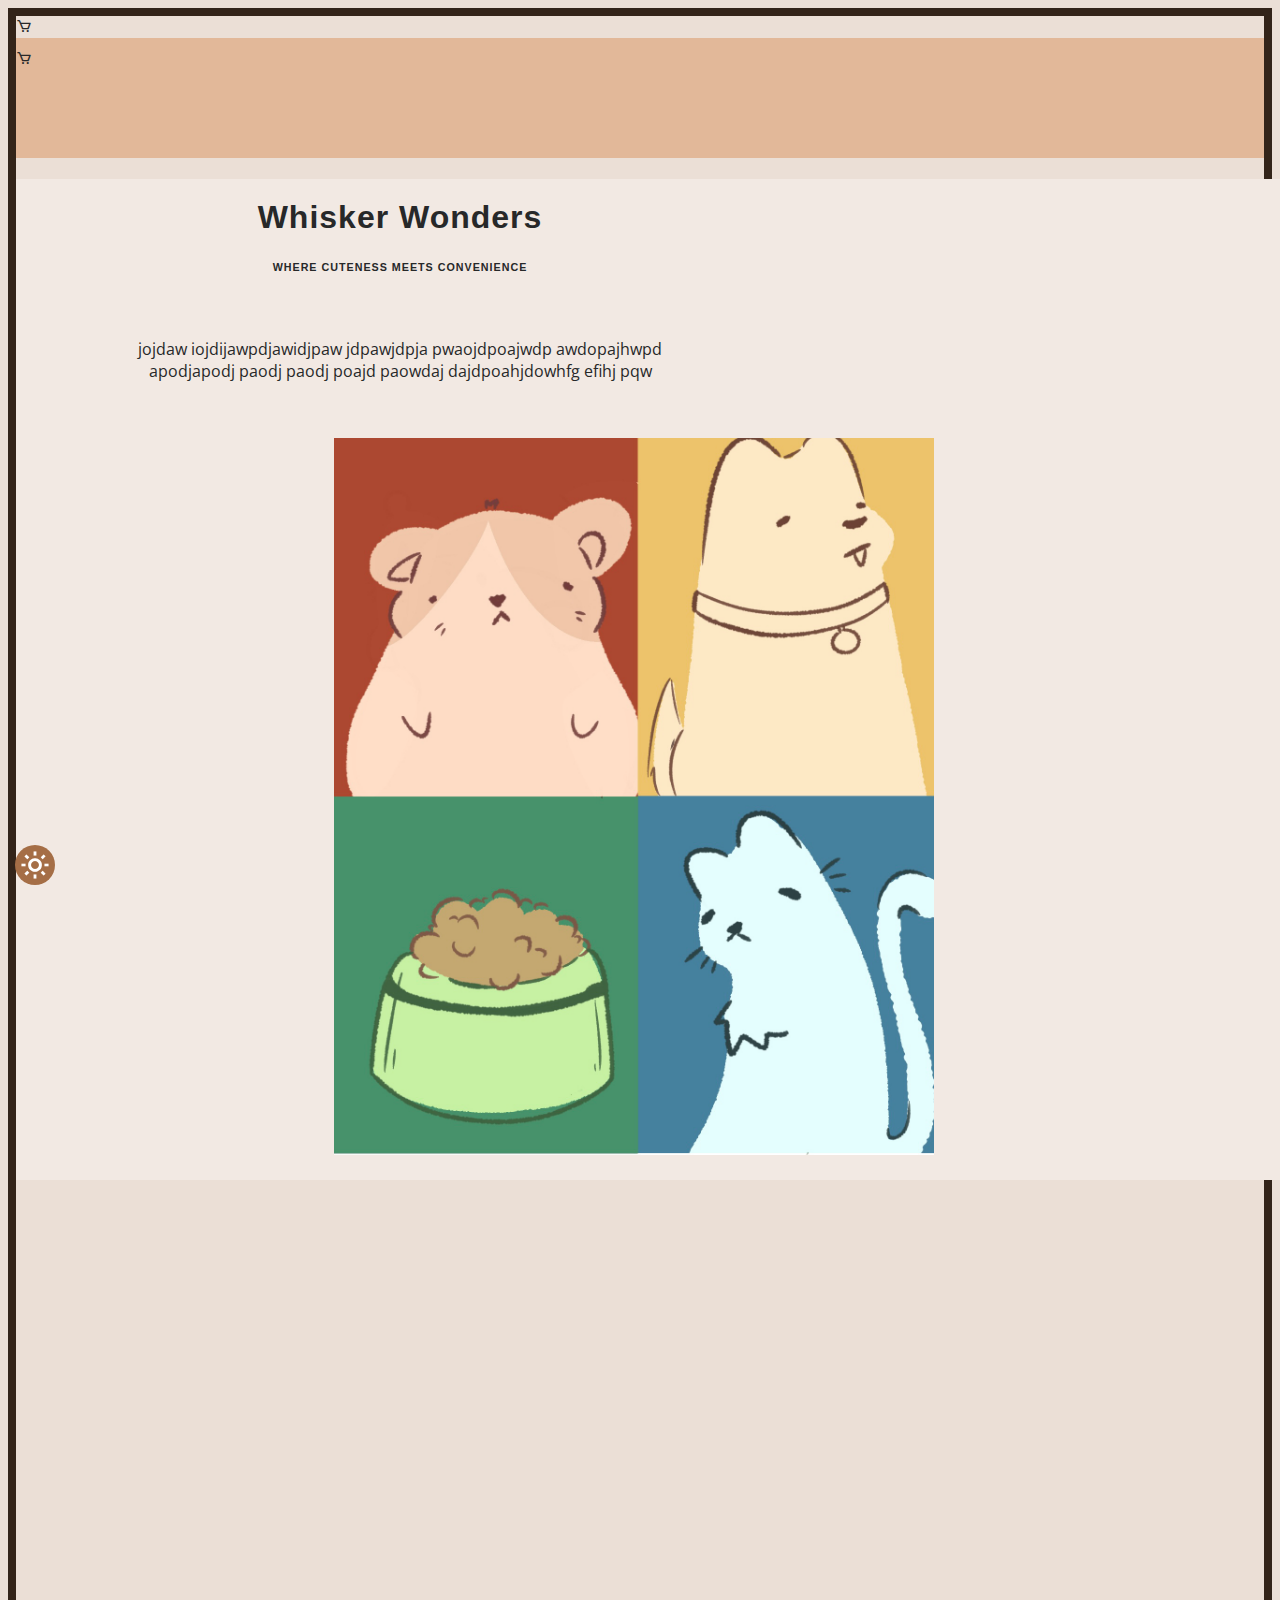
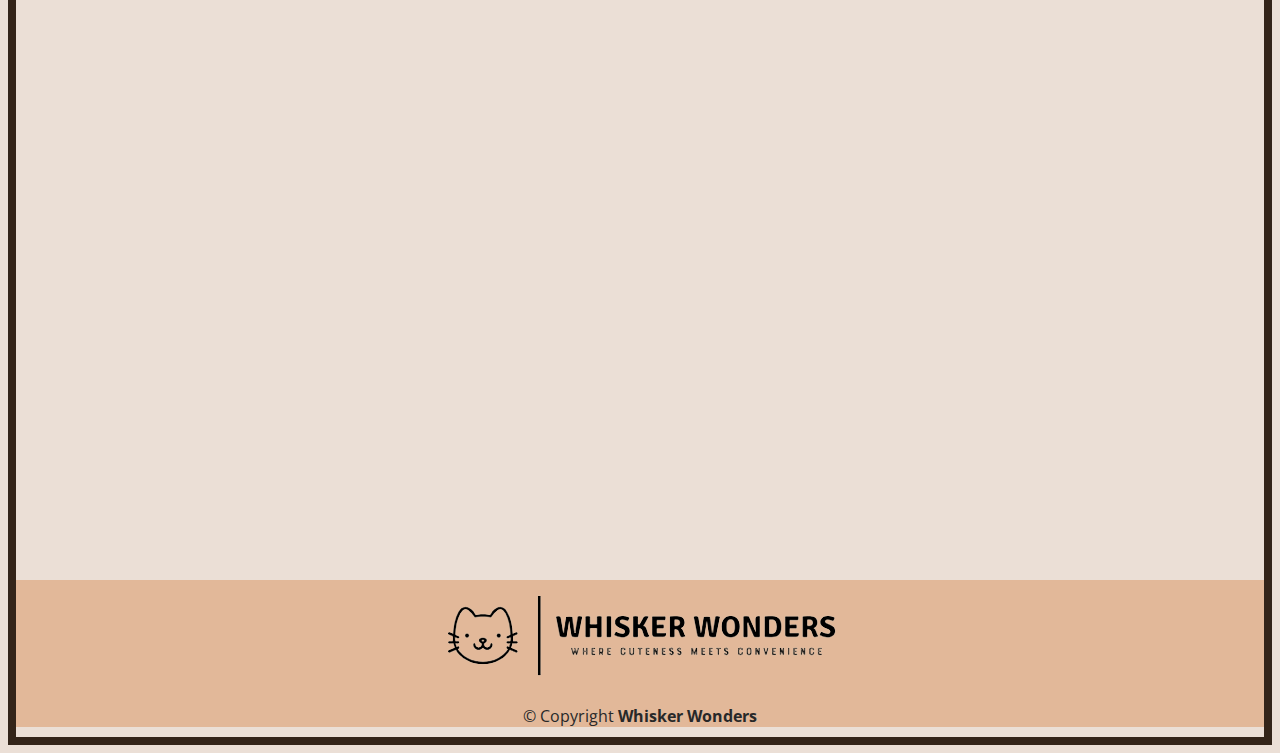
<file: index.html>
<!doctype html>
<html lang="en">
  <head>
    <!-- Required meta tags -->
    <meta charset="utf-8">
    <meta name="viewport" content="width=device-width, initial-scale=1">

    <!-- Bootstrap CSS -->
    <link href="https://cdn.jsdelivr.net/npm/bootstrap@5.3.1/dist/css/bootstrap.min.css" rel="stylesheet" integrity="sha384-4bw+/aepP/YC94hEpVNVgiZdgIC5+VKNBQNGCHeKRQN+PtmoHDEXuppvnDJzQIu9" crossorigin="anonymous">

    <!-- Boxicons File -->
    <link href='https://unpkg.com/boxicons@2.1.4/css/boxicons.min.css' rel='stylesheet'>

    <!-- Fonts -->
    <link href="https://fonts.googleapis.com/css?family=Open+Sans:300,300i,400,400i,600,600i,700,700i|Raleway:300,300i,400,400i,500,500i,600,600i,700,700i|Poppins:300,300i,400,400i,500,500i,600,600i,700,700i" rel="stylesheet">

    <!-- Main CSS File -->
    <link href="css/main.css" rel="stylesheet">

    <title>Hello, world!</title>
  </head>
  <body>

    <!-- Cart toggle button  -->
    <i class="bx bx-cart cart-toggle"></i>

    <!-- Dark/Light mode -->
    <i class="bx bx-sun dark-light-toggle"></i>
    
    <!-- Header -->
    <header>
        <div class="container">
            <div class="header-img"></div>

            <div class="search">

            </div>

            <a href="#"><i class='bx bx-cart'></i></a></i>
        </div>
    </header>

    <!-- Welcome -->
    <div class="container-fluid welcome">
      <div class="row">

        <div class="col-sm-6 d-flex align-items-center justify-content-center">
          <div class="">

            <h1>Whisker Wonders</h1>
            <h6>WHERE CUTENESS MEETS CONVENIENCE</h6>
            <p class="">
              jojdaw iojdijawpdjawidjpaw jdpawjdpja pwaojdpoajwdp awdopajhwpd apodjapodj paodj paodj poajd paowdaj dajdpoahjdowhfg efihj pqw 
            </p>
            
          </div>  
        </div>

        <div class="col-sm-6">
          <img src="img/welcomeAll.jpg" alt="">
        </div>

      </div>
    </div>

    <!-- Populära produkter? -->
    <div class="raw">

    </div>

    <div class="raw">

    </div>

    <div class="raw" style="height: 1000px;">

    </div>

    <footer> 
        <div class="d-flex align-items-center justify-content-center">
          <div class="footer-img"></div>

          <div class="copyright">
            &copy; Copyright <strong><span>Whisker Wonders</span></strong>
          </div>
        </div>   
    </footer>

    <a href="#" class="back-to-top d-flex align-items-center justify-content-center"><i class='bx bx-up-arrow-alt'></i></a>

    <script src="https://cdn.jsdelivr.net/npm/@popperjs/core@2.11.8/dist/umd/popper.min.js" integrity="sha384-I7E8VVD/ismYTF4hNIPjVp/Zjvgyol6VFvRkX/vR+Vc4jQkC+hVqc2pM8ODewa9r" crossorigin="anonymous"></script>
    <script src="https://cdn.jsdelivr.net/npm/bootstrap@5.3.1/dist/js/bootstrap.min.js" integrity="sha384-Rx+T1VzGupg4BHQYs2gCW9It+akI2MM/mndMCy36UVfodzcJcF0GGLxZIzObiEfa" crossorigin="anonymous"></script>
    
    <!-- Main JS File -->
    <script type="text/javascript" src="js/main.js"></script>

  </body>
</html>
</file>
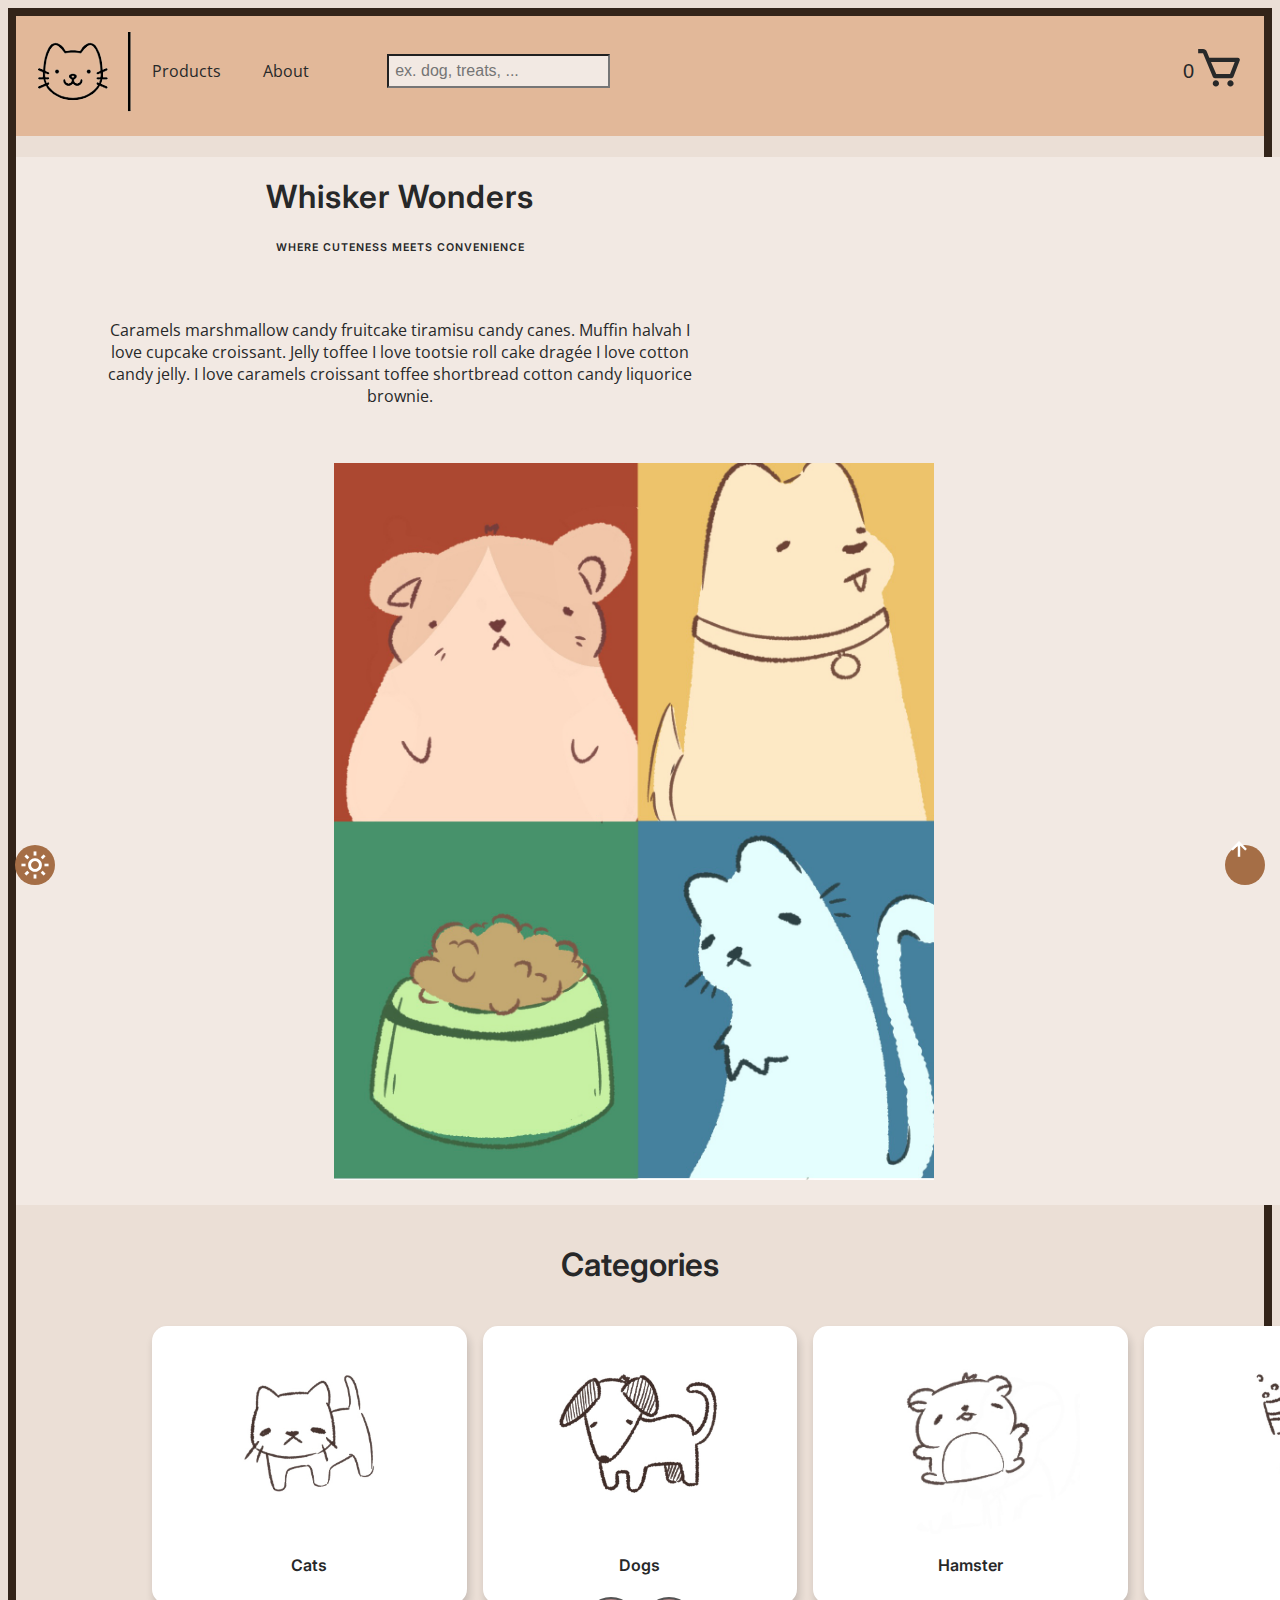
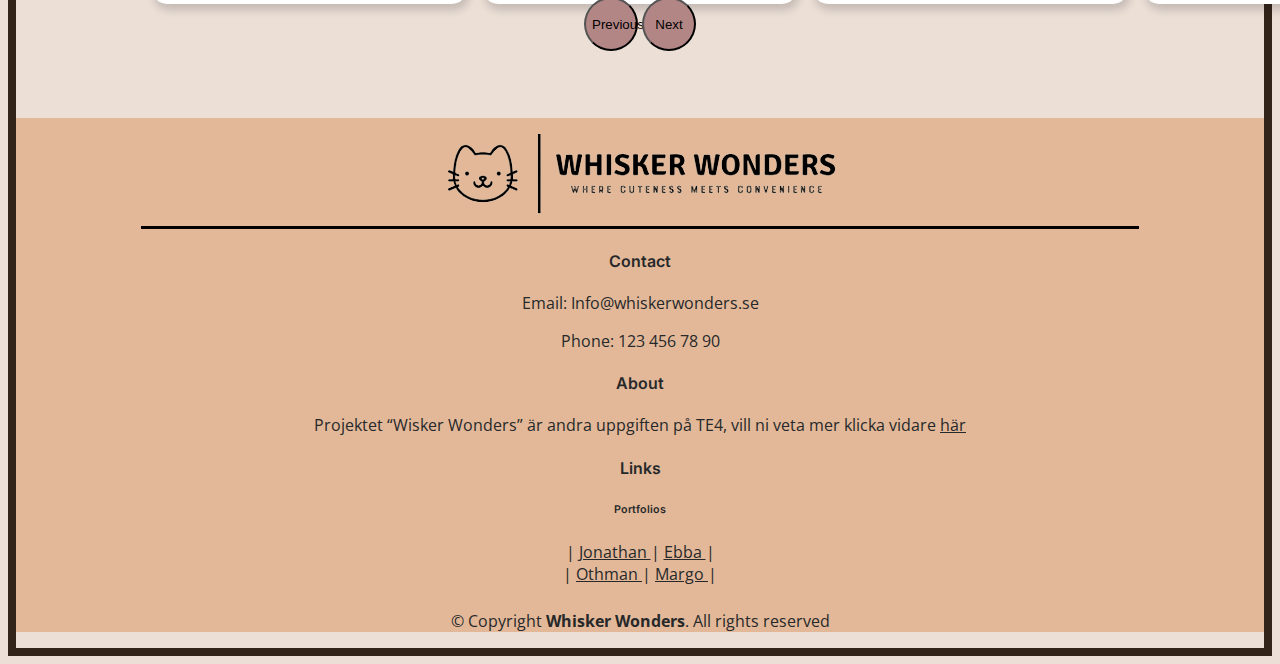
<file: html/index.html>
<!doctype html>
<html lang="en">

<head>
    <!-- Required meta tags -->
    <meta charset="utf-8">
    <meta name="viewport" content="width=device-width, initial-scale=1">

    <!-- Bootstrap CSS -->
    <link href="https://cdn.jsdelivr.net/npm/bootstrap@5.3.1/dist/css/bootstrap.min.css" rel="stylesheet"
        integrity="sha384-4bw+/aepP/YC94hEpVNVgiZdgIC5+VKNBQNGCHeKRQN+PtmoHDEXuppvnDJzQIu9" crossorigin="anonymous">

    <!-- Boxicons File -->
    <link href='https://unpkg.com/boxicons@2.1.4/css/boxicons.min.css' rel='stylesheet'>

    <!-- Fonts -->
    <link
        href="https://fonts.googleapis.com/css?family=Open+Sans:300,300i,400,400i,600,600i,700,700i|Inter:300,300i,400,400i,600,600i,700,700i|Raleway:300,300i,400,400i,500,500i,600,600i,700,700i|Poppins:300,300i,400,400i,500,500i,600,600i,700,700i"
        rel="stylesheet">

    <!-- CSS File -->
    <link href="../css/main.css" rel="stylesheet">

    <title>Home | Whisker Wonders</title>

    <!-- Favicon -->
    <link rel="icon" type="image/x-icon" href="../img/logo/favicon.png">

</head>

<body>

    <!-- Dark/Light mode -->
    <button class="bx bx-sun dark-light-toggle" onclick="dark()"></button>

    <!-- Header -->
    <header>
        <div class="header-container">

            <a href="index.html">
                <div class="header-img"></div>
            </a>

            <div class="links">
                <div class="products">
                    <a href="productPage.html" class="products">
                        Products
                    </a>
                </div>

                <div class="contact">
                    <a href="about.html" class="contact">
                        About
                    </a>
                </div>
            </div>

            <div class="search">
                <div class="search-wrapper">

                    <div class="search-inputs">
                        <input type="search" class="form-control" placeholder="ex. dog, treats, ..." name="search"
                            id="search" data-search>
                    </div>

                    <div class="search-suggestions hs-menu-inner" data-user-cards-container>
                        <template class="search-suggestion" data-user-cards-template>
                            <div class="card-search hide dropdown-item container-search">
                                <div class="container-fluid">
                                    <a href="../html/index.html" data-link>
                                        <div class="row no-gutters">

                                            <div class="col-sm-2">
                                                <img src="" alt="picture of image" class="card-image img-fluid"
                                                    data-image>
                                            </div>

                                            <div class="col-sm-8">
                                                <div class="card-body text-wrap">
                                                    <h3 class="card-title" data-header></h3>
                                                    <p class="card-text" data-body></p>
                                                </div>
                                            </div>

                                            <div class="col-sm-2 d-flex align-items-center justify-content-end">
                                                <!-- Added responsive padding classes -->
                                                <p class="search-price" data-price></p>
                                            </div>

                                        </div>
                                    </a>
                                </div>
                            </div>
                        </template>
                    </div>
                </div>
            </div>
            <span id="cart-number" class="cart-number">1</span>
            <a href="../html/cart.html">
                <div class="cart">
                    <i class="bx bx-cart"></i>
                </div>
            </a>

        </div>
    </header>

    <main>

        <!-- Welcome -->
        <div class="container-fluid welcome">
            <div class="row">

                <div class="col-sm-6 d-flex align-items-center justify-content-center">
                    <div class="">

                        <h1>Whisker Wonders</h1>
                        <h6>WHERE CUTENESS MEETS CONVENIENCE</h6>
                        <p class="">
                            Caramels marshmallow candy fruitcake tiramisu candy canes. Muffin halvah I love cupcake
                            croissant. Jelly toffee I love tootsie roll cake dragée I love cotton candy jelly. I love
                            caramels croissant toffee shortbread cotton candy liquorice brownie.
                        </p>

                    </div>
                </div>

                <div class="col-sm-6">
                    <img src="../img/welcomeAll.jpg" alt="">
                </div>

            </div>
        </div>

        <!-- Widgett -->
        <div class="container-fluid">
            <div id="carouselExampleControls" class="carousel">
                <h1>Categories</h1>
                <div class="carousel-inner">

                    <div class="carousel-item active">
                        <div class="card-carousel">
                            <a href="productPage.html?category=cat">
                                <div class="img-wrapper"><img src="../img/cat.jpg" class="d-block" alt="..."> </div>
                                <h4>Cats</h4>
                            </a>
                        </div>
                    </div>

                    <div class="carousel-item">
                        <div class="card-carousel">
                            <a href="productPage.html?category=dog">
                                <div class="img-wrapper"><img src="../img/dog.jpg" class="d-block" alt="..."> </div>
                                <h4>Dogs</h4>
                            </a>
                        </div>
                    </div>

                    <div class="carousel-item">
                        <div class="card-carousel">
                            <a href="productPage.html?category=hamster">
                                <div class="img-wrapper"><img src="../img/hamster.jpg" class="d-block" alt="..."> </div>
                                <h4>Hamster</h4>
                            </a>
                        </div>
                    </div>

                    <div class="carousel-item">
                        <div class="card-carousel">
                            <a href="productPage.html?category=treats">
                                <div class="img-wrapper"><img src="../img/treats.jpg" class="d-block" alt="..."> </div>
                                <h4>Food</h4>
                            </a>
                        </div>
                    </div>

                    <div class="carousel-item">
                        <div class="card-carousel">
                            <a href="productPage.html?category=toys">
                                <div class="img-wrapper"><img src="../img/toys.jpg" class="d-block" alt="..."> </div>
                                <h4>Toys</h4>
                            </a>
                        </div>
                    </div>
                </div>

                <button class="carousel-control-prev" type="button" data-bs-target="#carouselExampleControls"
                    data-bs-slide="prev">
                    <span class="carousel-control-prev-icon" aria-hidden="true"></span>
                    <span class="visually-hidden">Previous</span>
                </button>

                <button class="carousel-control-next" type="button" data-bs-target="#carouselExampleControls"
                    data-bs-slide="next">
                    <span class="carousel-control-next-icon" aria-hidden="true"></span>
                    <span class="visually-hidden">Next</span>
                </button>

            </div>
        </div>

        <!-- Back to top button -->
        <a href="#" id="backtotop" class="active back-to-top d-flex align-items-center justify-content-center"><i
                class='bx bx-up-arrow-alt'></i></a>

    </main>

    <!-- Footer -->
    <footer>
        <div class="container-fluid">
            <div class="row">
                <div class="footer-image">
                    <a href="index.html">
                        <div class="footer-img"></div>
                    </a>
                </div>
            </div>

            <div class="row">
                <div class="col-md-4">
                    <h4>Contact</h4>
                    <a href="../html/contact.html"></a>
                    <p>Email: Info@whiskerwonders.se</p>
                    <p>Phone: 123 456 78 90</p>
                </div>

                <div class="col-md-4">
                    <h4>About</h4>
                    <p>Projektet “Wisker Wonders” är andra uppgiften på TE4, vill ni veta mer klicka vidare <a
                            href="../html/about.html" class="footer-about-link">här</a> </p>
                </div>

                <div class="col-md-4">
                    <h4>Links</h4>
                    <h6>Portfolios</h6>
                    <p> |
                        <a href="https://jonte88.github.io/Portfolio/" class="footer-links-link"> Jonathan </a>
                        |
                        <a href="https://ebbsteer.github.io/EbbaElversson/" class="footer-links-link"> Ebba </a>
                        |
                        </br>
                        |
                        <a href="https://othman-al-ani.github.io/Portfolio/" class="footer-links-link"> Othman </a>
                        |
                        <a href="https://mizfra.github.io/" class="footer-links-link"> Margo </a>
                        |
                    </p>
                </div>
            </div>

            <div class="row">
                <div class="copyright">
                    <P>&copy; Copyright <strong><span>Whisker Wonders</span></strong>. All rights reserved</P>
                </div>
            </div>
        </div>
    </footer>

    <!-- Bootstrap Java - JQuery -->
    <script src="https://code.jquery.com/jquery-3.6.0.min.js"></script>
    <script src="https://cdn.jsdelivr.net/npm/@popperjs/core@2.11.8/dist/umd/popper.min.js"
        integrity="sha384-I7E8VVD/ismYTF4hNIPjVp/Zjvgyol6VFvRkX/vR+Vc4jQkC+hVqc2pM8ODewa9r"
        crossorigin="anonymous"></script>
    <script src="https://cdn.jsdelivr.net/npm/bootstrap@5.3.1/dist/js/bootstrap.min.js"
        integrity="sha384-Rx+T1VzGupg4BHQYs2gCW9It+akI2MM/mndMCy36UVfodzcJcF0GGLxZIzObiEfa"
        crossorigin="anonymous"></script>

    <!-- JS Files -->
    <script type="text/javascript" src="../js/search.js"></script>
    <script type="text/javascript" src="../js/cookies.js"></script>
    <script type="text/javascript" src="../js/main.js"></script>
    <script type="text/javascript" src="../js/productsArray.js"></script>
    <!-- <script type="text/javascript" src="../js/cart.js"></script> -->

</body>

</html>
</file>
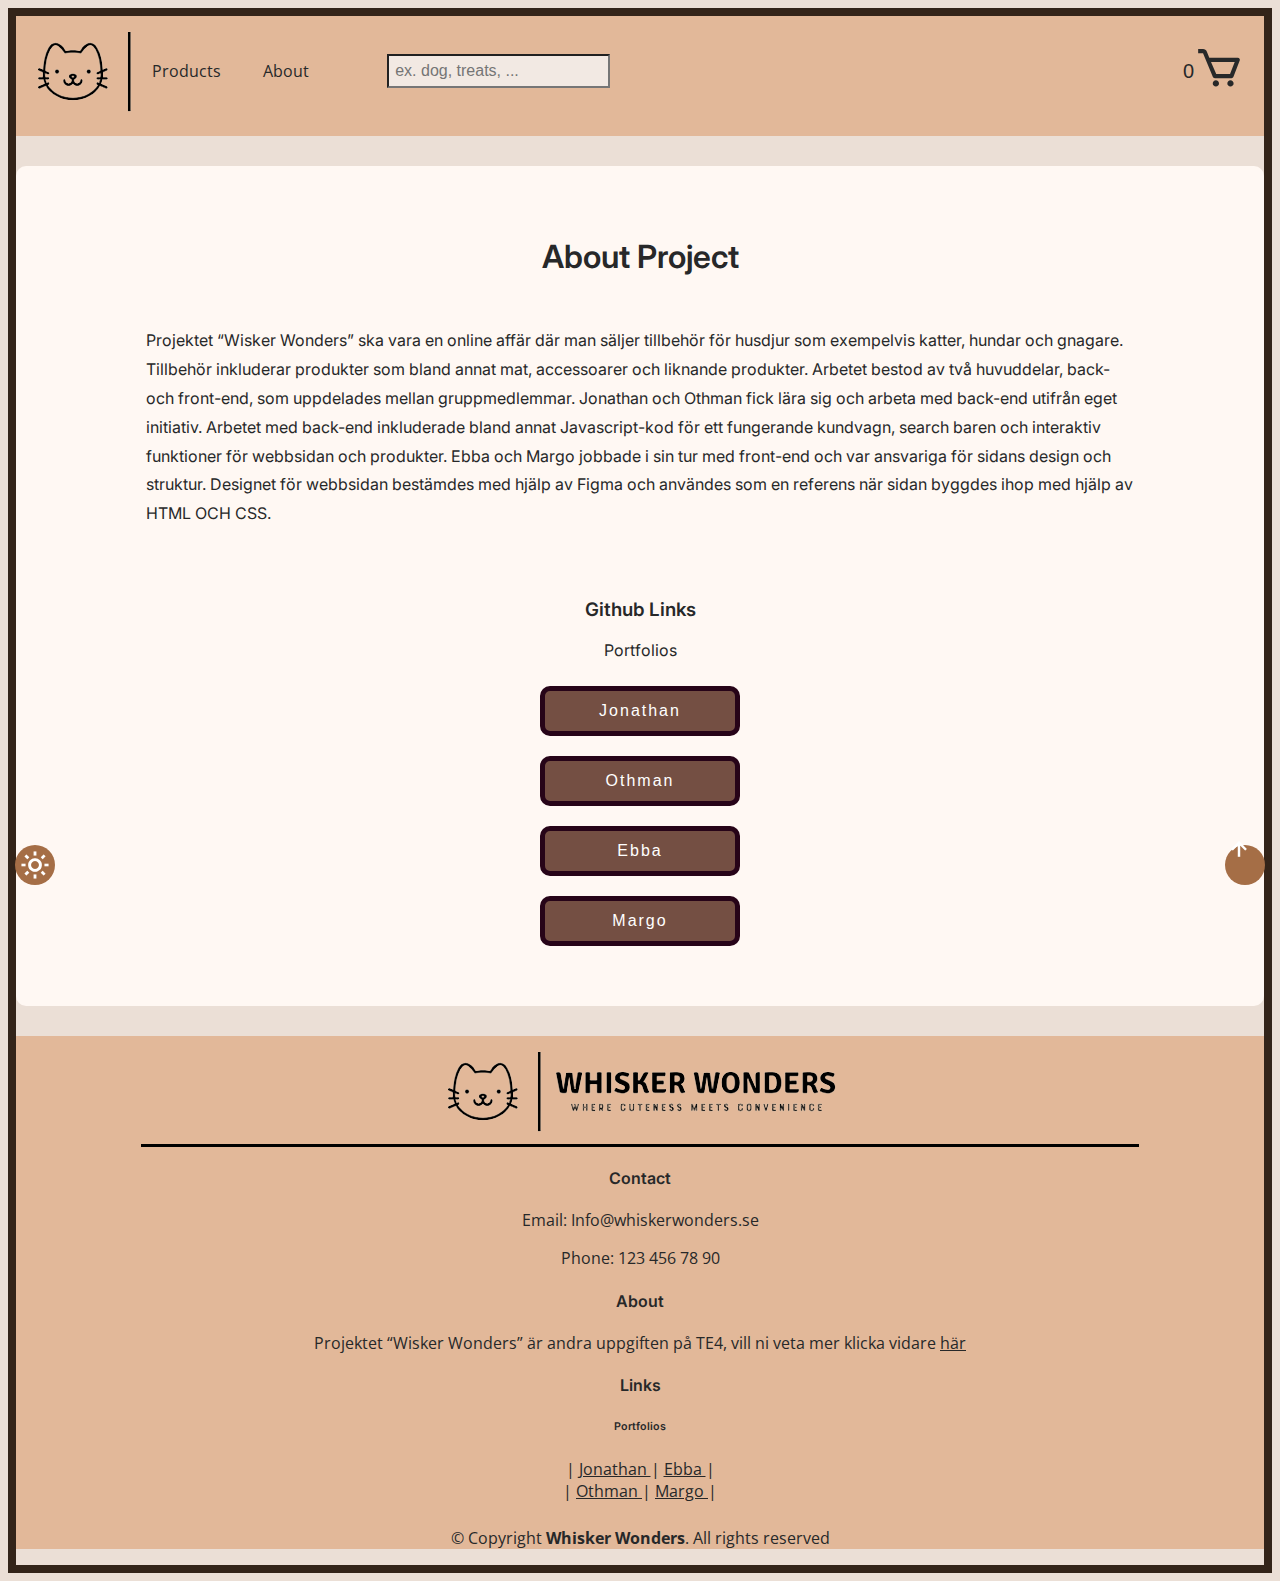
<file: html/about.html>
<!doctype html>
<html lang="en">

<head>
    <!-- Required meta tags -->
    <meta charset="utf-8">
    <meta name="viewport" content="width=device-width, initial-scale=1">

    <!-- Bootstrap CSS -->
    <link href="https://cdn.jsdelivr.net/npm/bootstrap@5.3.1/dist/css/bootstrap.min.css" rel="stylesheet"
        integrity="sha384-4bw+/aepP/YC94hEpVNVgiZdgIC5+VKNBQNGCHeKRQN+PtmoHDEXuppvnDJzQIu9" crossorigin="anonymous">

    <!-- Boxicons File -->
    <link href='https://unpkg.com/boxicons@2.1.4/css/boxicons.min.css' rel='stylesheet'>

    <!-- Fonts -->
    <link
        href="https://fonts.googleapis.com/css?family=Open+Sans:300,300i,400,400i,600,600i,700,700i|Inter:300,300i,400,400i,600,600i,700,700i|Raleway:300,300i,400,400i,500,500i,600,600i,700,700i|Poppins:300,300i,400,400i,500,500i,600,600i,700,700i"
        rel="stylesheet">

    <!-- CSS File -->
    <link href="../css/main.css" rel="stylesheet">

    <title>About | Whisker Wonders</title>

    <!-- Favicon -->
    <link rel="icon" type="image/x-icon" href="../img/logo/favicon.png">

</head>

<body>

    <!-- Dark/Light mode -->
    <button class="bx bx-sun dark-light-toggle" onclick="dark()"></button>

    <!-- Header -->
    <header>
        <div class="header-container">

            <a href="index.html">
                <div class="header-img"></div>
            </a>

            <div class="links">
                <div class="products">
                    <a href="productPage.html" class="products">
                        Products
                    </a>
                </div>

                <div class="contact">
                    <a href="about.html" class="contact">
                        About
                    </a>
                </div>
            </div>

            <div class="search">
                <div class="search-wrapper">

                    <div class="search-inputs">
                        <input type="search" class="form-control" placeholder="ex. dog, treats, ..." name="search"
                            id="search" data-search>
                    </div>

                    <div class="search-suggestions hs-menu-inner" data-user-cards-container>
                        <template class="search-suggestion" data-user-cards-template>
                            <div class="card-search hide dropdown-item container-search">
                                <div class="container-fluid">
                                    <a href="../html/index.html" data-link>
                                        <div class="row no-gutters">

                                            <div class="col-sm-2">
                                                <img src="" alt="picture of image" class="card-image img-fluid"
                                                    data-image>
                                            </div>

                                            <div class="col-sm-8">
                                                <div class="card-body text-wrap">
                                                    <h3 class="card-title" data-header></h3>
                                                    <p class="card-text" data-body></p>
                                                </div>
                                            </div>

                                            <div class="col-sm-2 d-flex align-items-center justify-content-end">
                                                <!-- Added responsive padding classes -->
                                                <p class="search-price" data-price></p>
                                            </div>

                                        </div>
                                    </a>
                                </div>
                            </div>
                        </template>
                    </div>
                </div>
            </div>
            <span id="cart-number" class="cart-number">1</span>
            <a href="../html/cart.html">
                <div class="cart">
                    <i class="bx bx-cart"></i>
                </div>
            </a>

        </div>
    </header>

    <main>

        <section>
            <div class="container-fluid">
                <div class="row justify-content-center about-container">
                    <div class="col-8 aboutMain">
                        <div class="aboutText">
                            <h1>About Project</h1>
                            <p>Projektet “Wisker Wonders” ska vara en online affär där man säljer tillbehör för husdjur
                                som
                                exempelvis katter, hundar och gnagare. Tillbehör inkluderar produkter som bland annat
                                mat,
                                accessoarer och liknande produkter.
                                Arbetet bestod av två huvuddelar, back- och front-end, som uppdelades mellan
                                gruppmedlemmar.
                                Jonathan och Othman fick lära sig och arbeta med back-end utifrån eget initiativ.
                                Arbetet
                                med back-end inkluderade bland annat
                                Javascript-kod för ett fungerande kundvagn, search baren och interaktiv funktioner för
                                webbsidan och produkter. Ebba och Margo jobbade i sin tur med front-end och var
                                ansvariga
                                för sidans design och struktur.
                                Designet för webbsidan bestämdes med hjälp av Figma och användes som en referens när
                                sidan
                                byggdes ihop med hjälp av HTML OCH CSS.
                            </p>
                        </div>

                        <div class="aboutLinks">
                            <div class="row text-center justify-content-center">
                                <div class="col-12">
                                    <h3>Github Links</h3>
                                    <p>Portfolios</p>
                                </div>
                            </div>

                            <div class="row">
                                <div class="col-md-6 d-md-flex justify-content-end">
                                    <div class="aboutButtons">
                                        <button>
                                            <a href=" https://jonte88.github.io/Portfolio/">Jonathan</a>
                                        </button>
                                        </br>
                                        <button>
                                            <a href=" https://othman-al-ani.github.io/Portfolio/">Othman</a>
                                        </button>
                                    </div>
                                </div>

                                <div class="col-md-6 d-md-flex justify-content-start ">
                                    <div class="aboutButtons">
                                        <button>
                                            <a href="https://ebbsteer.github.io/EbbaElversson/">Ebba</a>
                                        </button>
                                        </br>
                                        <button>
                                            <a href="https://mizfra.github.io/">Margo</a>
                                        </button>
                                    </div>
                                </div>
                            </div>
                        </div>
                    </div>
                </div>
            </div>
        </section>

    </main>


    <!-- Back to top button -->
    <a href="#" id="backtotop" class="active back-to-top d-flex align-items-center justify-content-center">
        <i class='bx bx-up-arrow-alt'></i>
    </a>

    <!-- Footer -->
    <footer>
        <div class="container-fluid">
            <div class="row">
                <div class="footer-image">
                    <a href="index.html">
                        <div class="footer-img"></div>
                    </a>
                </div>
            </div>

            <div class="row">
                <div class="col-md-4">
                    <h4>Contact</h4>
                    <a href="../html/contact.html"></a>
                    <p>Email: Info@whiskerwonders.se</p>
                    <p>Phone: 123 456 78 90</p>
                </div>

                <div class="col-md-4">
                    <h4>About</h4>
                    <p>Projektet “Wisker Wonders” är andra uppgiften på TE4, vill ni veta mer klicka vidare <a
                            href="../html/about.html" class="footer-about-link">här</a> </p>
                </div>

                <div class="col-md-4">
                    <h4>Links</h4>
                    <h6>Portfolios</h6>
                    <p> |
                        <a href="https://jonte88.github.io/Portfolio/" class="footer-links-link"> Jonathan </a>
                        |
                        <a href="https://ebbsteer.github.io/EbbaElversson/" class="footer-links-link"> Ebba </a>
                        |
                        </br>
                        |
                        <a href="https://othman-al-ani.github.io/Portfolio/" class="footer-links-link"> Othman </a>
                        |
                        <a href="https://mizfra.github.io/" class="footer-links-link"> Margo </a>
                        |
                    </p>
                </div>
            </div>

            <div class="row">
                <div class="copyright">
                    <P>&copy; Copyright <strong><span>Whisker Wonders</span></strong>. All rights reserved</P>
                </div>
            </div>
        </div>
    </footer>

    <!-- Bootstrap Java - JQuery -->
    <script src="https://code.jquery.com/jquery-3.6.0.min.js"></script>
    <script src="https://cdn.jsdelivr.net/npm/@popperjs/core@2.11.8/dist/umd/popper.min.js"
        integrity="sha384-I7E8VVD/ismYTF4hNIPjVp/Zjvgyol6VFvRkX/vR+Vc4jQkC+hVqc2pM8ODewa9r"
        crossorigin="anonymous"></script>
    <script src="https://cdn.jsdelivr.net/npm/bootstrap@5.3.1/dist/js/bootstrap.min.js"
        integrity="sha384-Rx+T1VzGupg4BHQYs2gCW9It+akI2MM/mndMCy36UVfodzcJcF0GGLxZIzObiEfa"
        crossorigin="anonymous"></script>

    <!-- JS Files -->
    <script type="text/javascript" src="../js/search.js"></script>
    <script type="text/javascript" src="../js/cookies.js"></script>
    <script type="text/javascript" src="../js/main.js"></script>
    <script type="text/javascript" src="../js/productsArray.js"></script>
    <!-- <script type="text/javascript" src="../js/cart.js"></script> -->

</body>

</html>
</file>
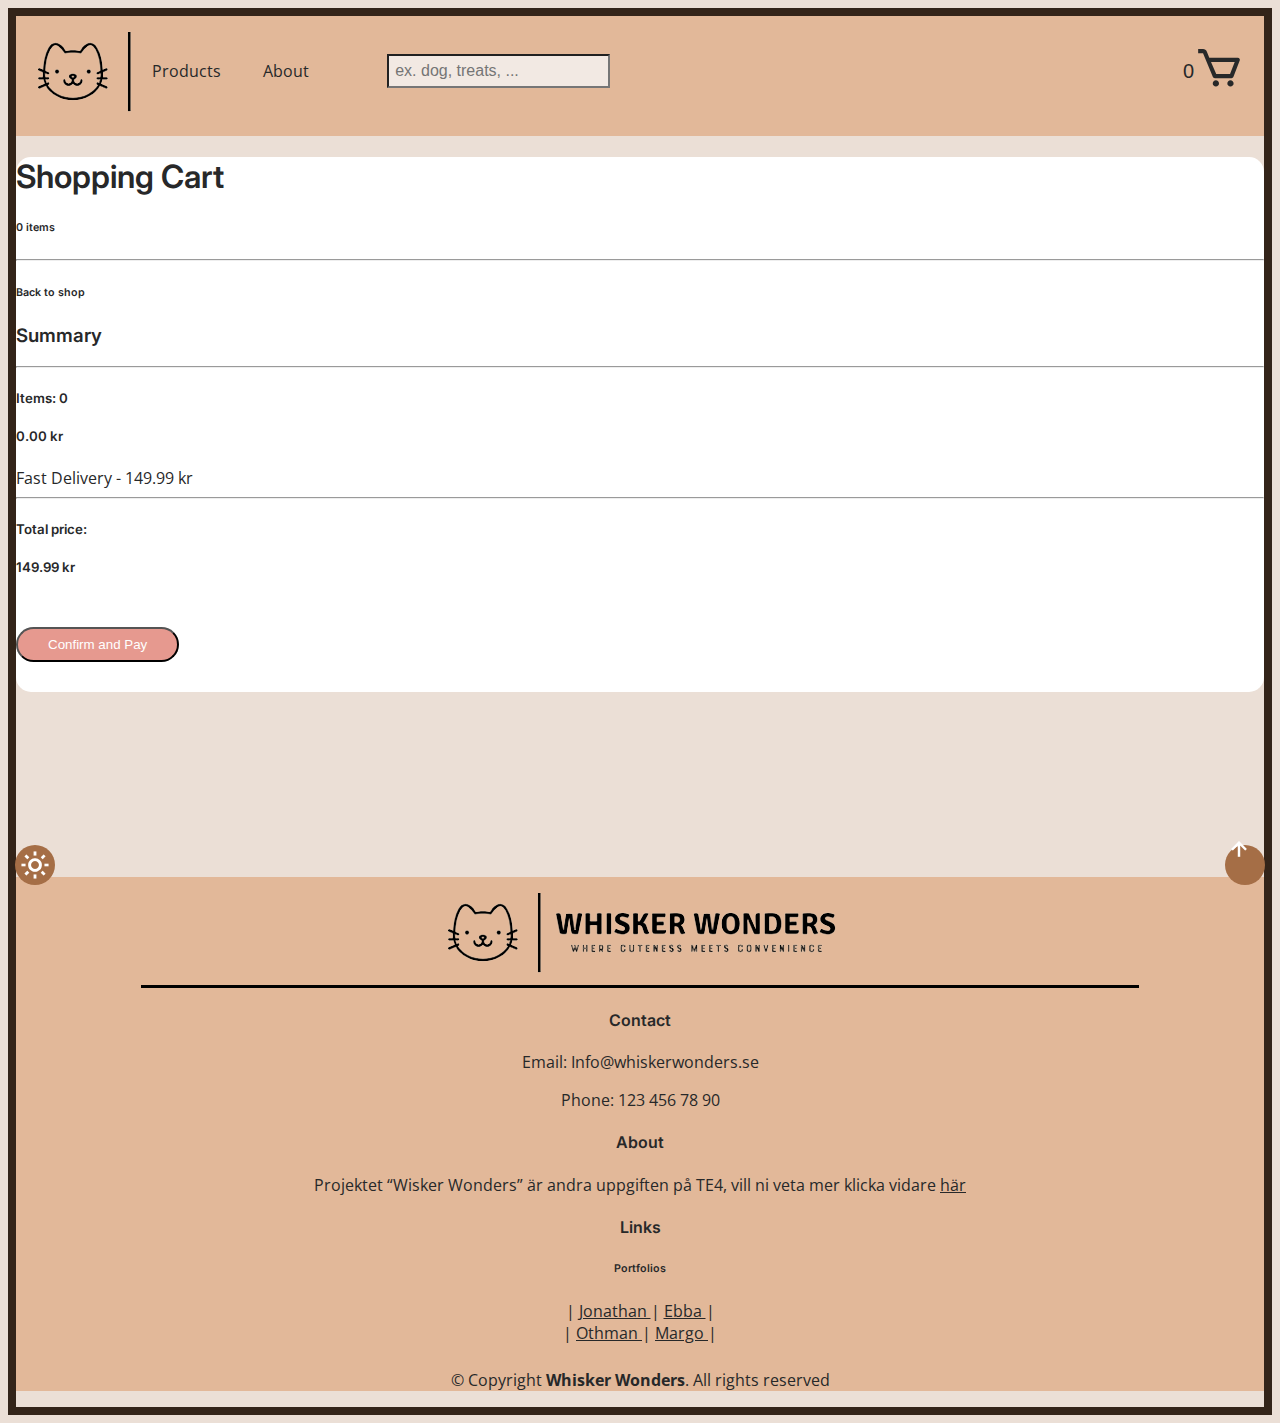
<file: html/cart.html>
<!doctype html>
<html lang="en">

<head>
  <!-- Required meta tags -->
  <meta charset="utf-8">
  <meta name="viewport" content="width=device-width, initial-scale=1">

  <!-- Bootstrap CSS -->
  <link href="https://cdn.jsdelivr.net/npm/bootstrap@5.3.1/dist/css/bootstrap.min.css" rel="stylesheet"
    integrity="sha384-4bw+/aepP/YC94hEpVNVgiZdgIC5+VKNBQNGCHeKRQN+PtmoHDEXuppvnDJzQIu9" crossorigin="anonymous">

  <!-- Boxicons File -->
  <link href='https://unpkg.com/boxicons@2.1.4/css/boxicons.min.css' rel='stylesheet'>

  <!-- Fonts -->
  <link
    href="https://fonts.googleapis.com/css?family=Open+Sans:300,300i,400,400i,600,600i,700,700i|Inter:300,300i,400,400i,600,600i,700,700i|Raleway:300,300i,400,400i,500,500i,600,600i,700,700i|Poppins:300,300i,400,400i,500,500i,600,600i,700,700i"
    rel="stylesheet">

  <!-- CSS File -->
  <link href="../css/main.css" rel="stylesheet">

  <title>Cart | Whisker Wonders</title>

  <!-- Favicon -->
  <link rel="icon" type="image/x-icon" href="../img/logo/favicon.png">

</head>

<body>

  <!-- Dark/Light mode -->
  <button class="bx bx-sun dark-light-toggle" onclick="dark()"></button>

  <!-- Header -->
  <header>
    <div class="header-container">

      <a href="index.html">
        <div class="header-img"></div>
      </a>

      <div class="links">
        <div class="products">
          <a href="productPage.html" class="products">
            Products
          </a>
        </div>

        <div class="contact">
          <a href="about.html" class="contact">
            About
          </a>
        </div>
      </div>

      <div class="search">
        <div class="search-wrapper">

          <div class="search-inputs">
            <input type="search" class="form-control" placeholder="ex. dog, treats, ..." name="search" id="search"
              data-search>
          </div>

          <div class="search-suggestions hs-menu-inner" data-user-cards-container>
            <template class="search-suggestion" data-user-cards-template>
              <div class="card-search hide dropdown-item container-search">
                <div class="container-fluid">
                  <a href="../html/index.html" data-link>
                    <div class="row no-gutters">

                      <div class="col-sm-2">
                        <img src="" alt="picture of image" class="card-image img-fluid" data-image>
                      </div>

                      <div class="col-sm-8">
                        <div class="card-body text-wrap">
                          <h3 class="card-title" data-header></h3>
                          <p class="card-text" data-body></p>
                        </div>
                      </div>

                      <div class="col-sm-2 d-flex align-items-center justify-content-end">
                        <!-- Added responsive padding classes -->
                        <p class="search-price" data-price></p>
                      </div>

                    </div>
                  </a>
                </div>
              </div>
            </template>
          </div>
        </div>
      </div>
      <span id="cart-number" class="cart-number">1</span>
      <a href="../html/cart.html">
        <div class="cart">
          <i class="bx bx-cart"></i>
        </div>
      </a>

    </div>
  </header>

  <main>
    <section class="h-100 h-custom">
      <div class="container py-5 h-100">
        <div class="row d-flex justify-content-center align-items-center h-100">
          <div class="col-12">
            <div class="card-cart-body-color card card-registration card-registration-2" style="border-radius: 15px;">
              <div class="card-body p-0">
                <div class="row g-0">
                  <div class="col-lg-8">
                    <div class="p-5" id="thingsContainer">
                      <div class="d-flex justify-content-between align-items-center mb-5">
                        <h1 class="fw-bold mb-0 text-black">Shopping Cart</h1>
                        <h6 class="mb-0 text-muted" data-product-manyItems>3 items</h6>
                      </div>
                      <div data-product-container>
                        <hr class="my-4">
                        <template data-product-template>
                          <div class="row mb-4 d-flex justify-content-between align-items-center">
                            <div class="col-md-2 col-lg-2 col-xl-2">
                              <img src="" class="img-fluid rounded-3" id="productImg" alt="Picture of product"
                                data-product-image>
                            </div>
                            <div class="col-md-3 col-lg-3 col-xl-3">
                              <h6 class="text-muted" data-product-category></h6>
                              <h6 class="text-black mb-0" data-product-name></h6>
                            </div>
                            <div class="col-md-3 col-lg-3 col-xl-2 d-flex">
                              <!-- <button class="btn btn-link px-2"
                          onclick="this.parentNode.querySelector('input[type=number]').stepDown()">
                          <i class="fas fa-minus"></i>
                        </button> -->

                              <input id="form1" min="0" name="quantity" value="1" type="number"
                                class="form-control form-control-sm" data-product-quantity />

                              <!-- <button class="btn btn-link px-2"
                          onclick="this.parentNode.querySelector('input[type=number]').stepUp()">
                          <i class="fas fa-plus"></i>
                        </button> -->
                            </div>
                            <div class="col-md-3 col-lg-2 col-xl-2 offset-lg-1">
                              <h6 class="mb-0" data-product-price></h6>
                            </div>
                            <div class="col-md-1 col-lg-1 col-xl-1 text-end">
                              <a href="#!" class="text-muted"><i class="fas fa-times"></i></a>
                            </div>
                          </div>
                        </template>
                      </div>
                      <div class="pt-5">
                        <h6 class="mb-0"><a href="productPage.html" class="text-body"><i
                              class="fas fa-long-arrow-alt-left me-2"></i>Back to shop</a></h6>
                      </div>
                    </div>
                  </div>
                  <div class="col-lg-4 bg-grey">
                    <div class="p-5">
                      <h3 class="fw-bold mb-5 mt-2 pt-1">Summary</h3>
                      <hr class="my-4">

                      <div class="d-flex justify-content-between mb-4">
                        <h5 class="text-uppercase" data-product-summary-count>items 3</h5>
                        <h5 data-product-summary-price>€ 132.00</h5>
                      </div>

                      <div class="mb-4 pb-2">
                        <label>Fast Delivery - 149.99 kr</label>
                      </div>

                      <!-- <h5 class="text-uppercase mb-3">Promo code</h5> -->

                      <!-- <div class="mb-5">
                    <div class="form-outline">
                      <input type="text" id="form3Examplea2" class="form-control form-control-lg" data-promoCode/>
                      <label class="form-label" for="form3Examplea2">Enter your code</label>
                    </div>
                  </div> -->

                      <hr class="my-4">

                      <div class="d-flex justify-content-between mb-5">
                        <h5 class="text-uppercase">Total price:</h5>
                        <h5 data-product-summary-total>€ 137.00</h5>
                      </div>

                      <button onclick="openNewTab();" type="button"
                        class="cart-button-confirm-pay btn btn-dark btn-block btn-lg"
                        data-mdb-ripple-color="dark">Confirm and Pay</button>

                    </div>
                  </div>
                </div>
              </div>
            </div>
          </div>
        </div>
      </div>
    </section>
  </main>

  </div>

  <!-- Back to top button -->
  <a href="#" id="backtotop" class="active back-to-top d-flex align-items-center justify-content-center"><i
      class='bx bx-up-arrow-alt'></i></a>

  <!-- Footer -->
  <footer>
    <div class="container-fluid">
        <div class="row">
            <div class="footer-image">
                <a href="index.html">
                    <div class="footer-img"></div>
                </a>
            </div>
        </div>

        <div class="row">
            <div class="col-md-4">
                <h4>Contact</h4>
                <a href="../html/contact.html"></a>
                <p>Email: Info@whiskerwonders.se</p>
                <p>Phone: 123 456 78 90</p>
            </div>

            <div class="col-md-4">
                <h4>About</h4>
                <p>Projektet “Wisker Wonders” är andra uppgiften på TE4, vill ni veta mer klicka vidare <a
                        href="../html/about.html" class="footer-about-link">här</a> </p>
            </div>

            <div class="col-md-4">
                <h4>Links</h4>
                <h6>Portfolios</h6>
                <p> |
                    <a href="https://jonte88.github.io/Portfolio/" class="footer-links-link"> Jonathan </a>
                    |
                    <a href="https://ebbsteer.github.io/EbbaElversson/" class="footer-links-link"> Ebba </a>
                    |
                    </br>
                    |
                    <a href="https://othman-al-ani.github.io/Portfolio/" class="footer-links-link"> Othman </a>
                    |
                    <a href="https://mizfra.github.io/" class="footer-links-link"> Margo </a>
                    |
                </p>
            </div>
        </div>

        <div class="row">
            <div class="copyright">
                <P>&copy; Copyright <strong><span>Whisker Wonders</span></strong>. All rights reserved</P>
            </div>
        </div>
    </div>
</footer>

  <!-- Bootstrap Java - JQuery -->
  <script src="https://code.jquery.com/jquery-3.6.0.min.js"></script>
  <script src="https://cdn.jsdelivr.net/npm/@popperjs/core@2.11.8/dist/umd/popper.min.js"
    integrity="sha384-I7E8VVD/ismYTF4hNIPjVp/Zjvgyol6VFvRkX/vR+Vc4jQkC+hVqc2pM8ODewa9r"
    crossorigin="anonymous"></script>
  <script src="https://cdn.jsdelivr.net/npm/bootstrap@5.3.1/dist/js/bootstrap.min.js"
    integrity="sha384-Rx+T1VzGupg4BHQYs2gCW9It+akI2MM/mndMCy36UVfodzcJcF0GGLxZIzObiEfa"
    crossorigin="anonymous"></script>

  <!-- JS Files -->
  <script type="text/javascript" src="../js/search.js"></script>
  <script type="text/javascript" src="../js/cookies.js"></script>
  <script type="text/javascript" src="../js/main.js"></script>
  <script type="text/javascript" src="../js/cart.js"></script>
  <script type="text/javascript" src="../js/productsArray.js"></script>
  <script>
    function openNewTab() {
      window.open('../html/receipt.html', '_blank');
    }
  </script>
</body>

</html>
</file>
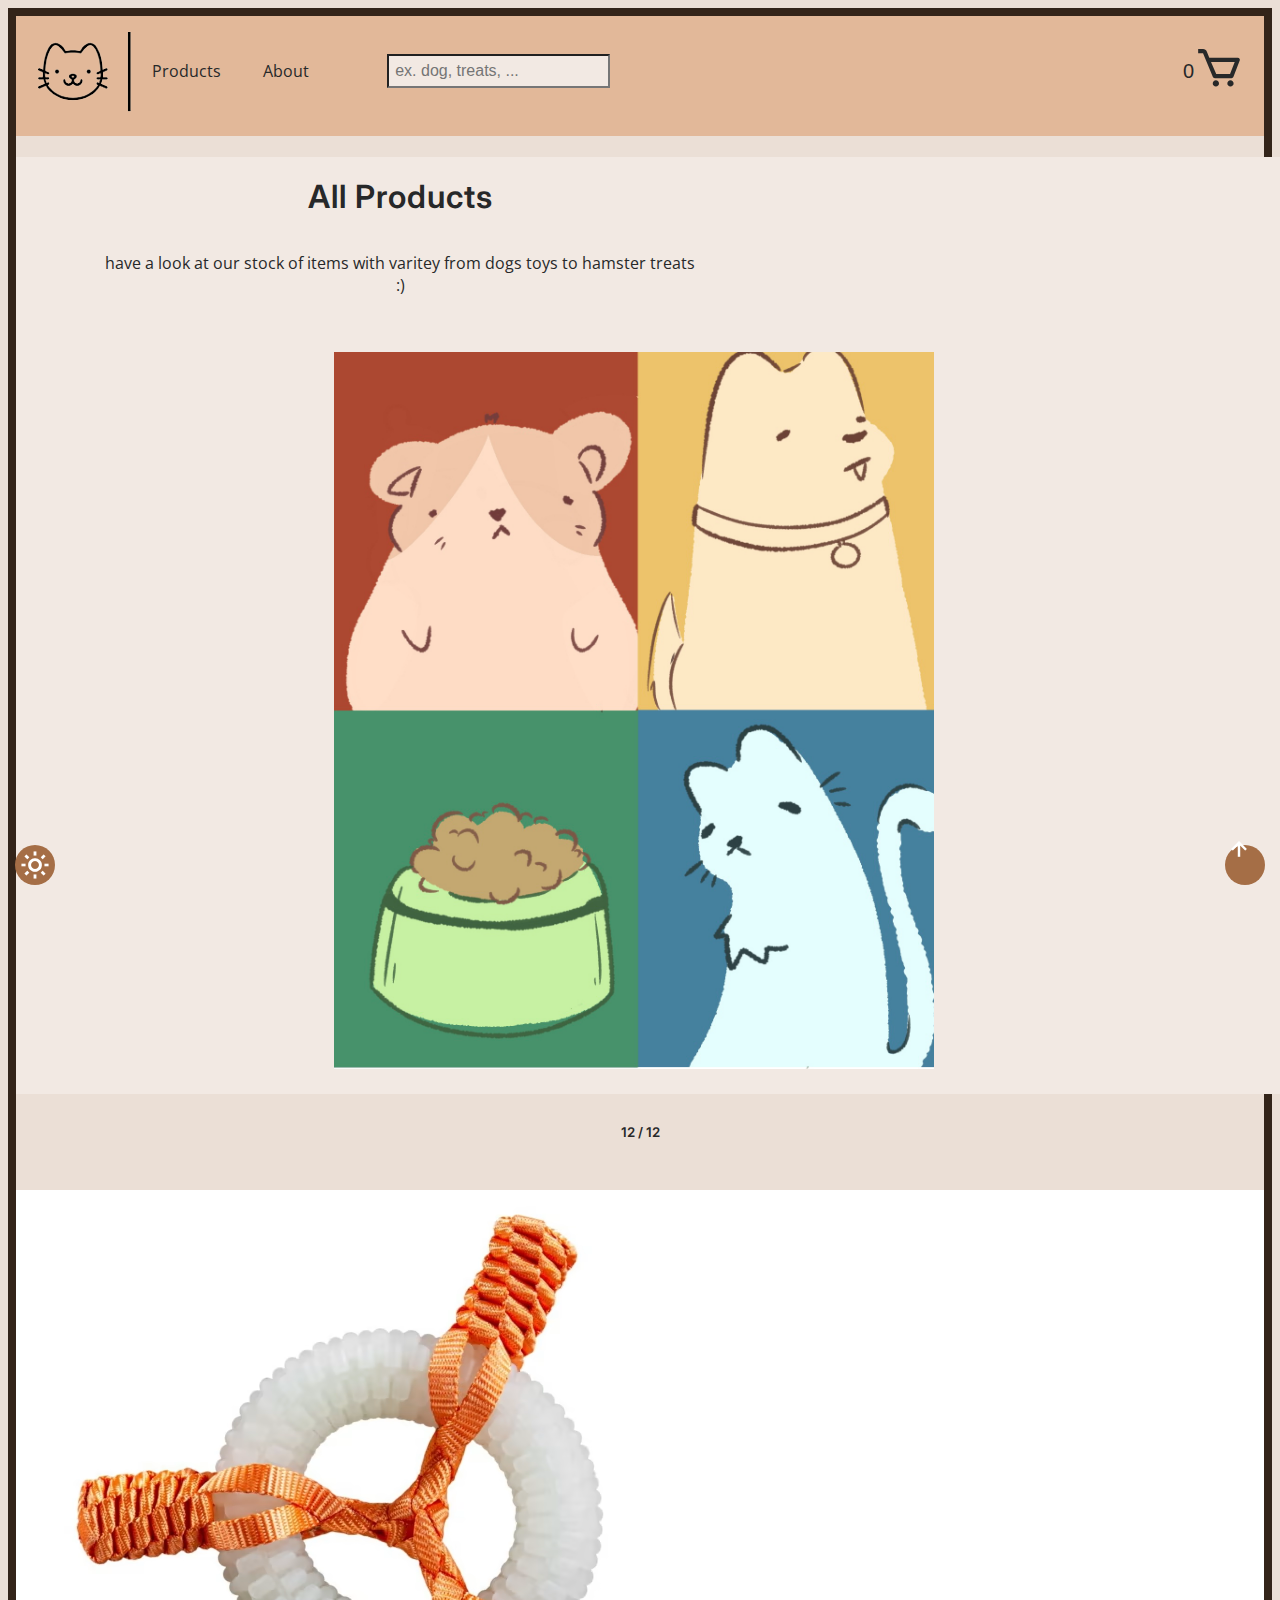
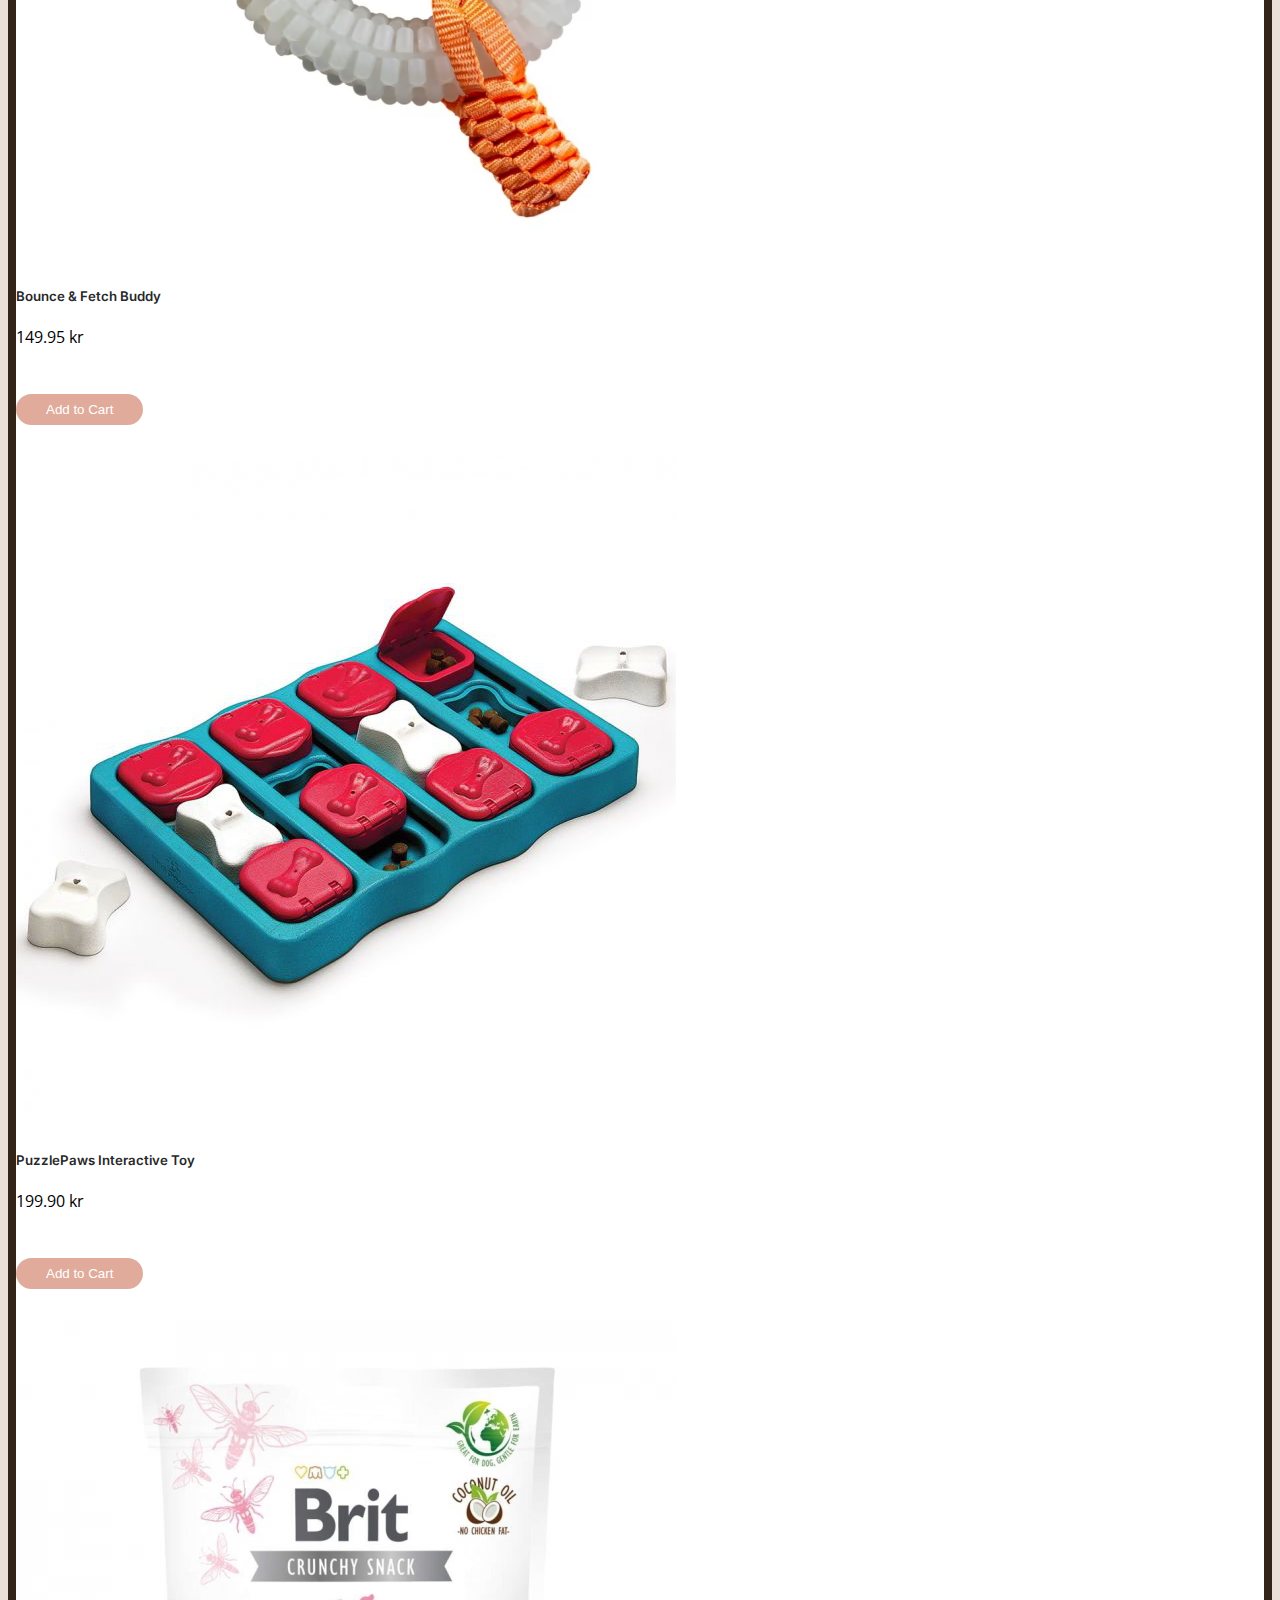
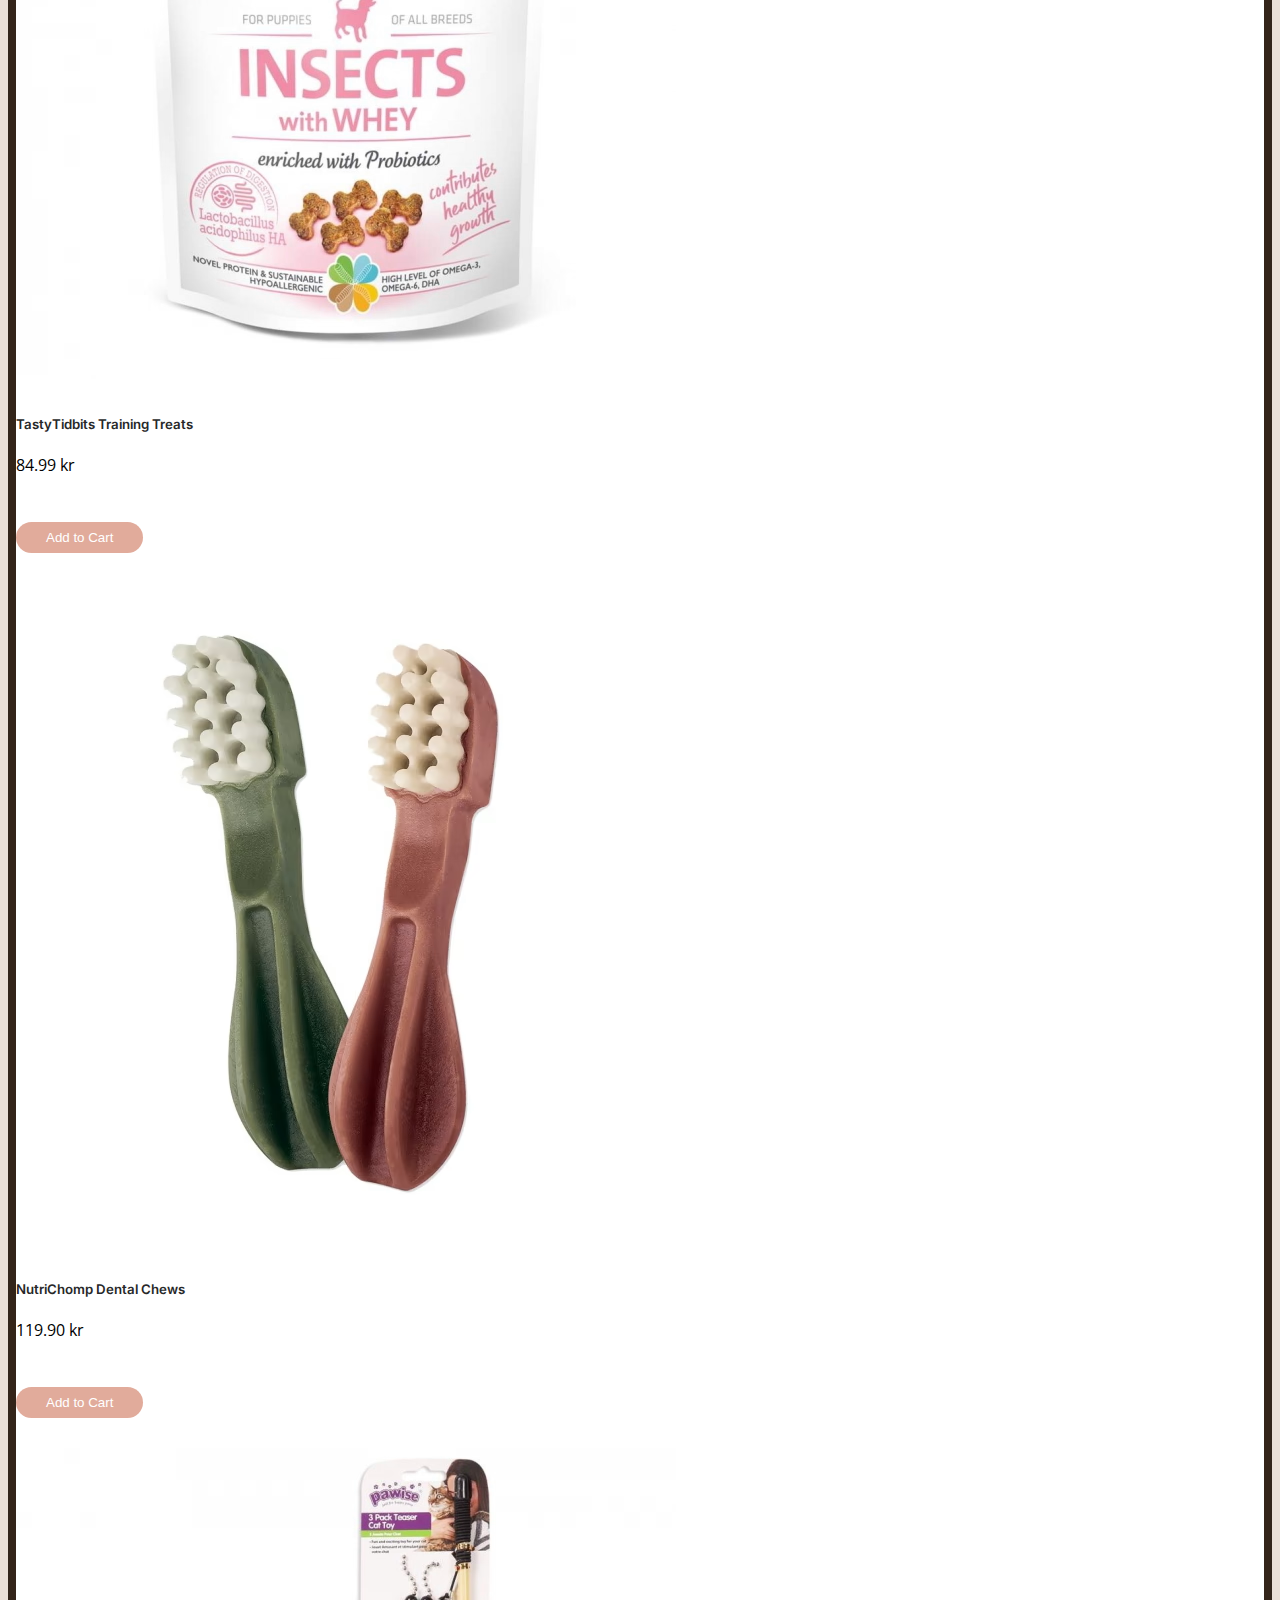
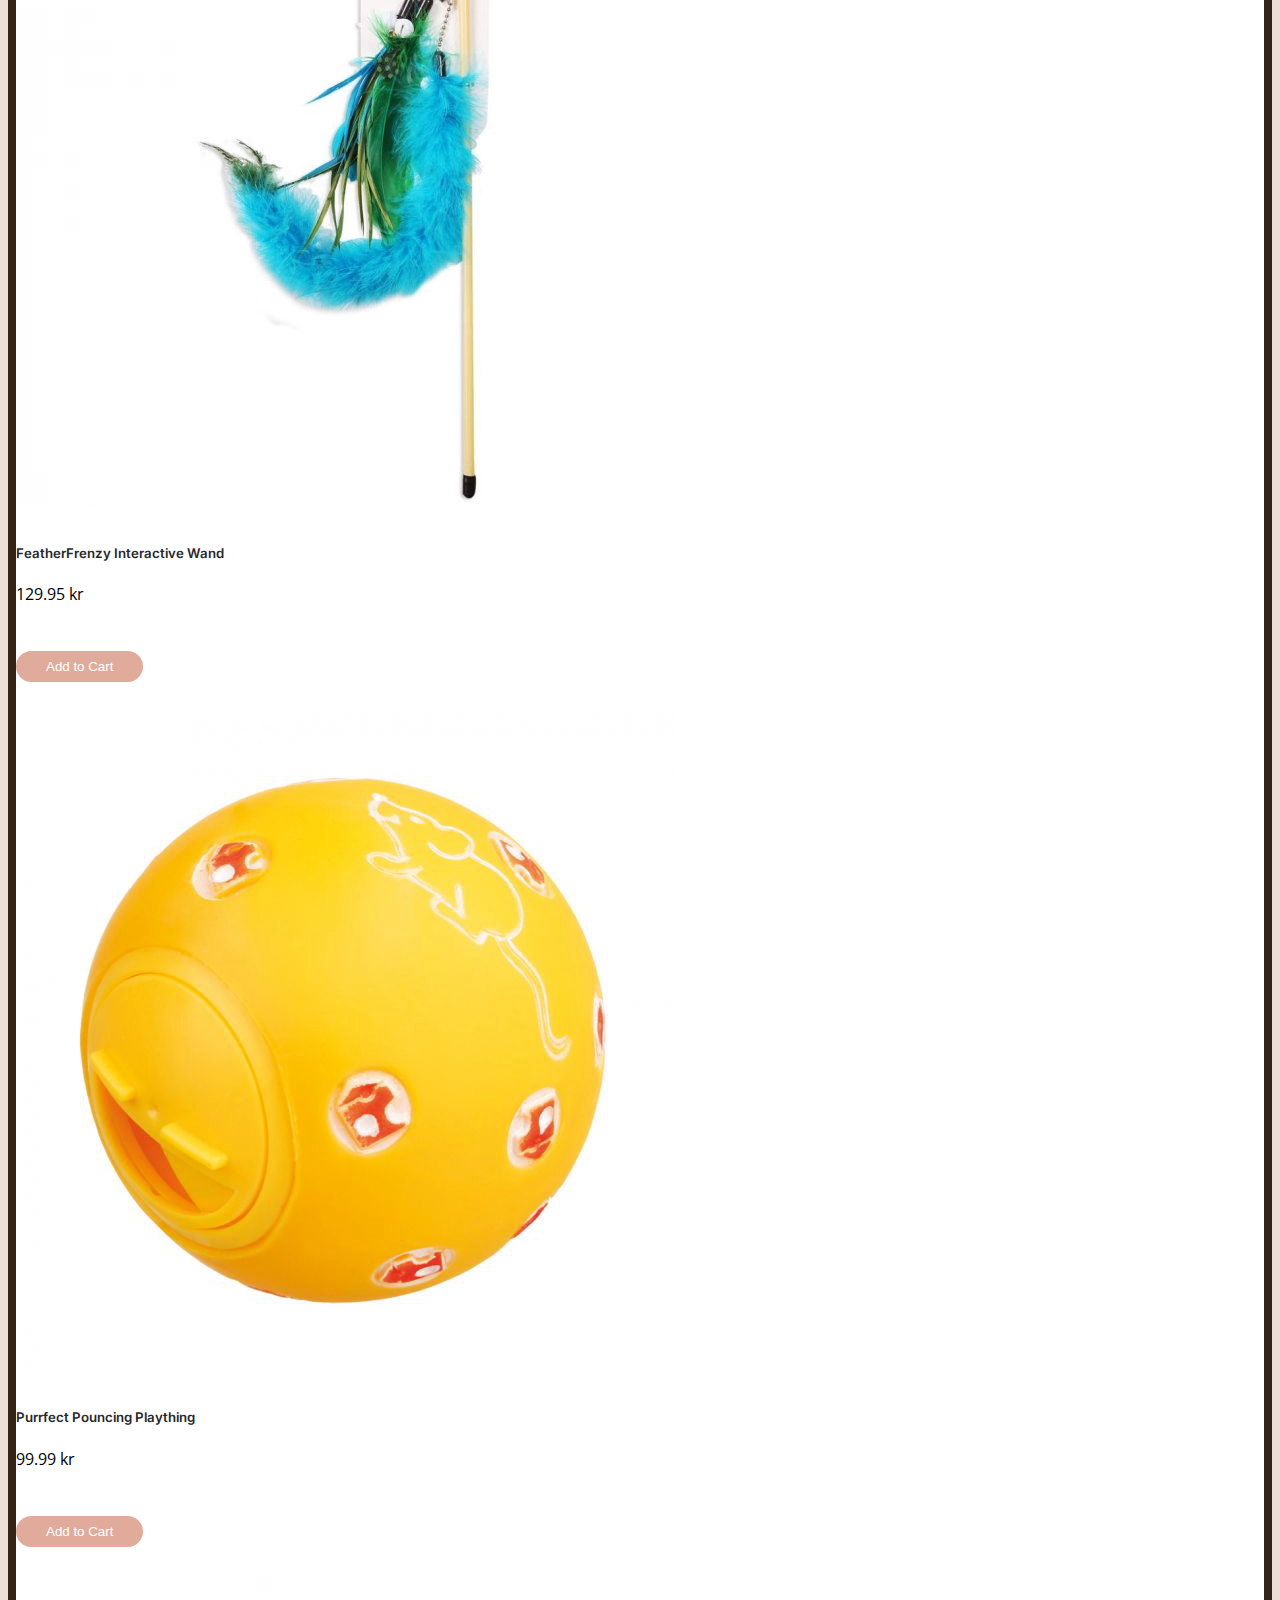
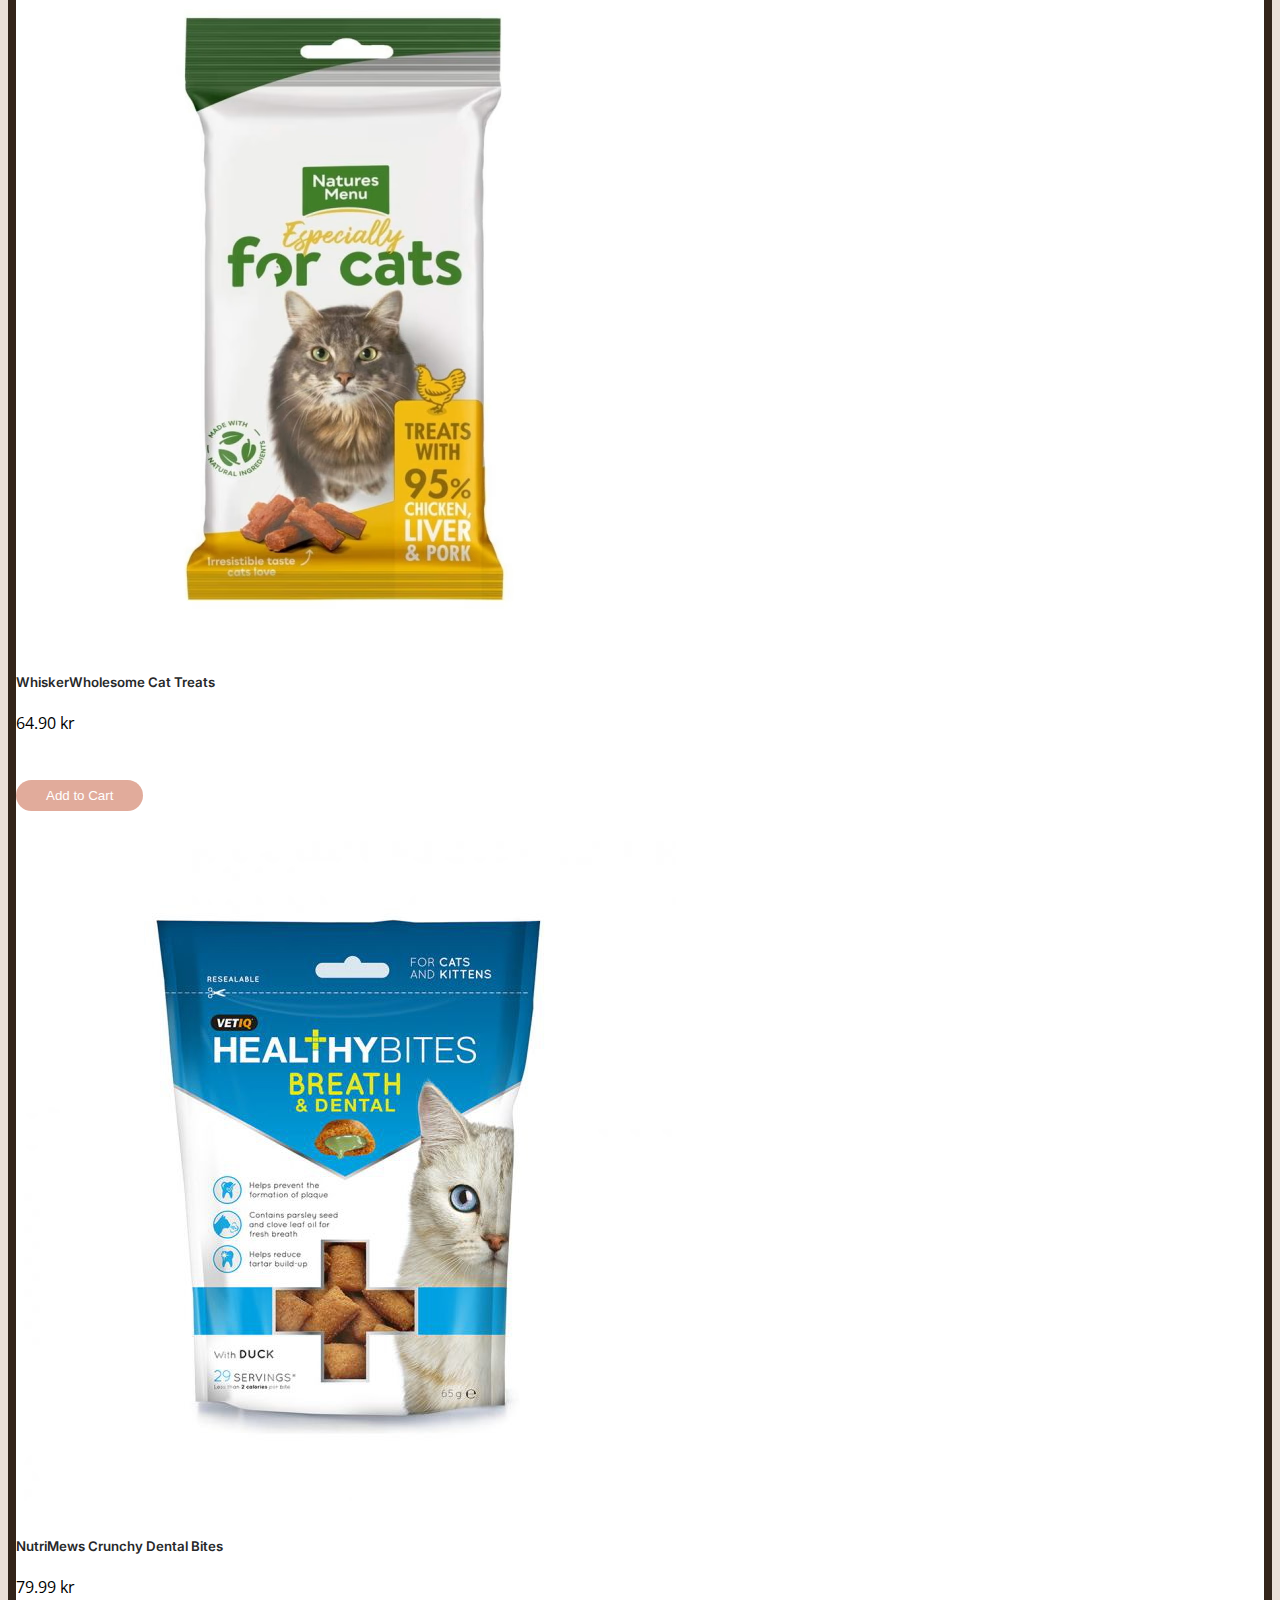
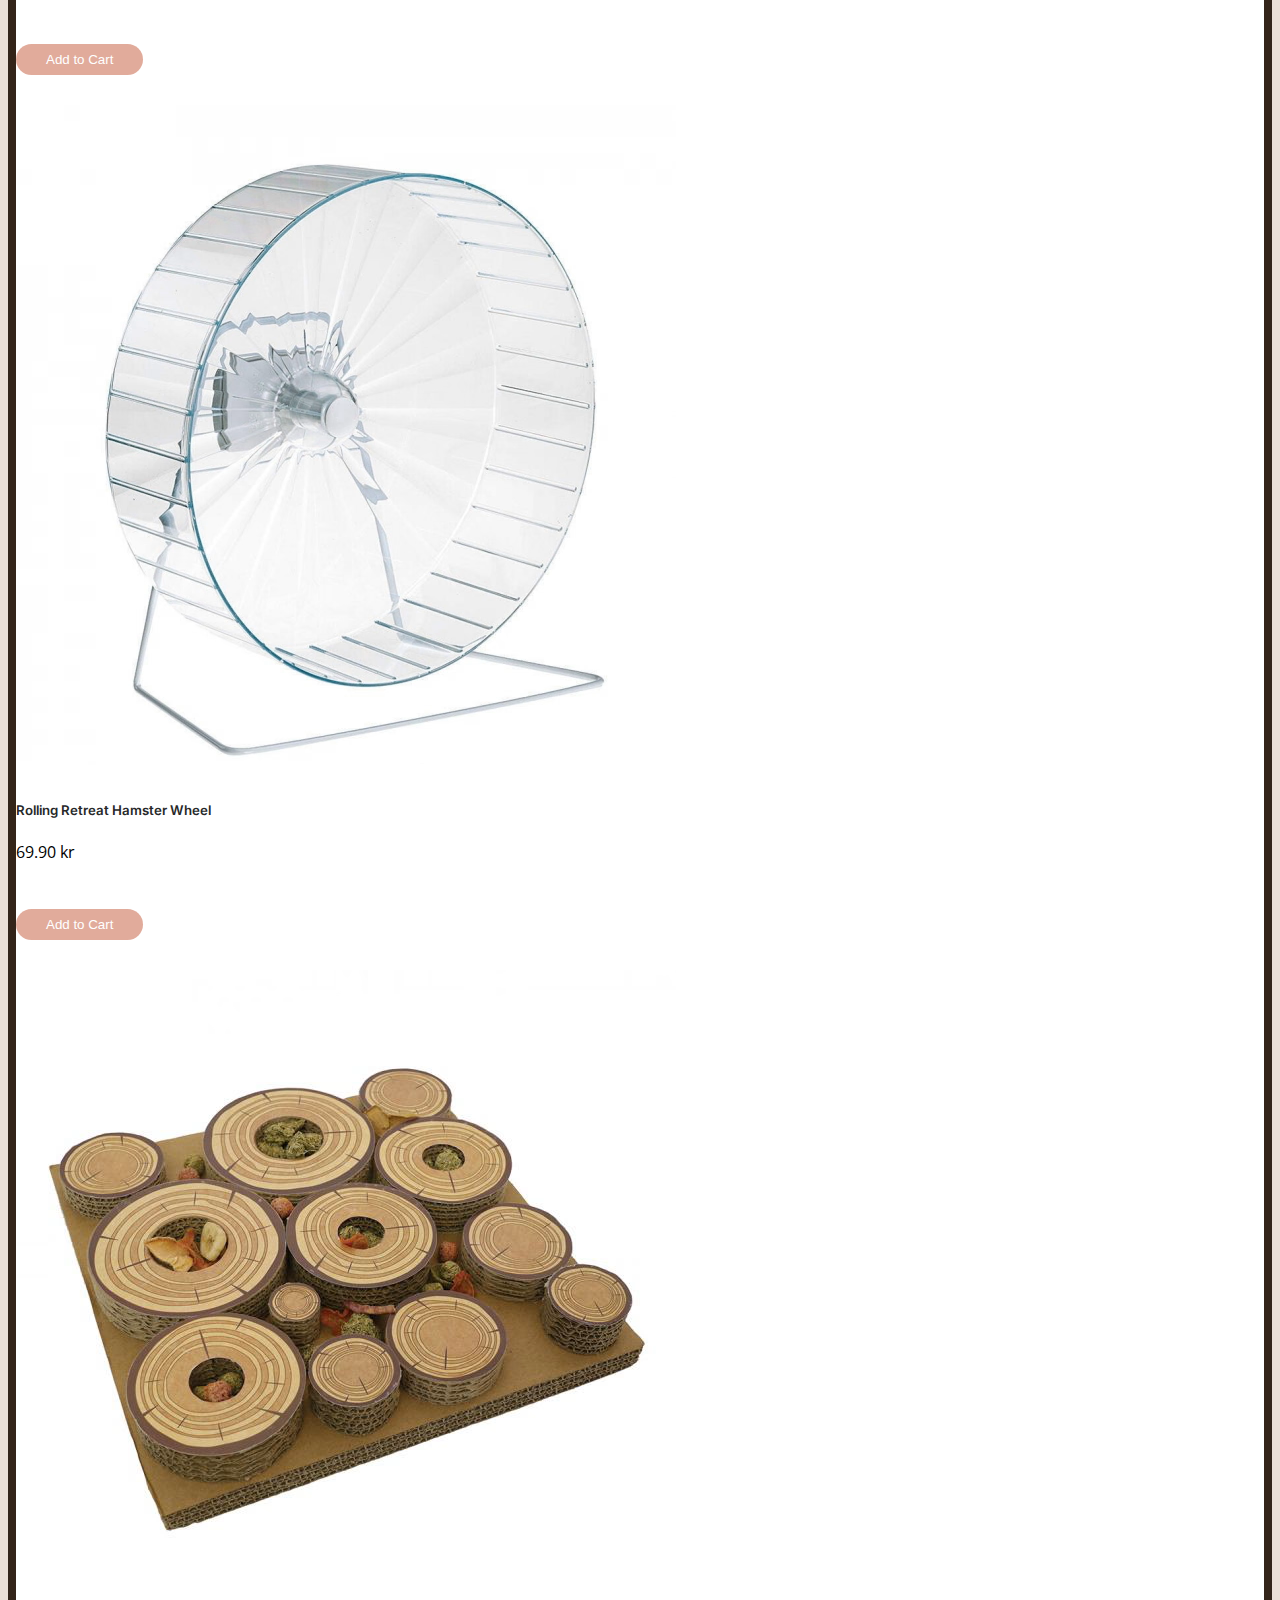
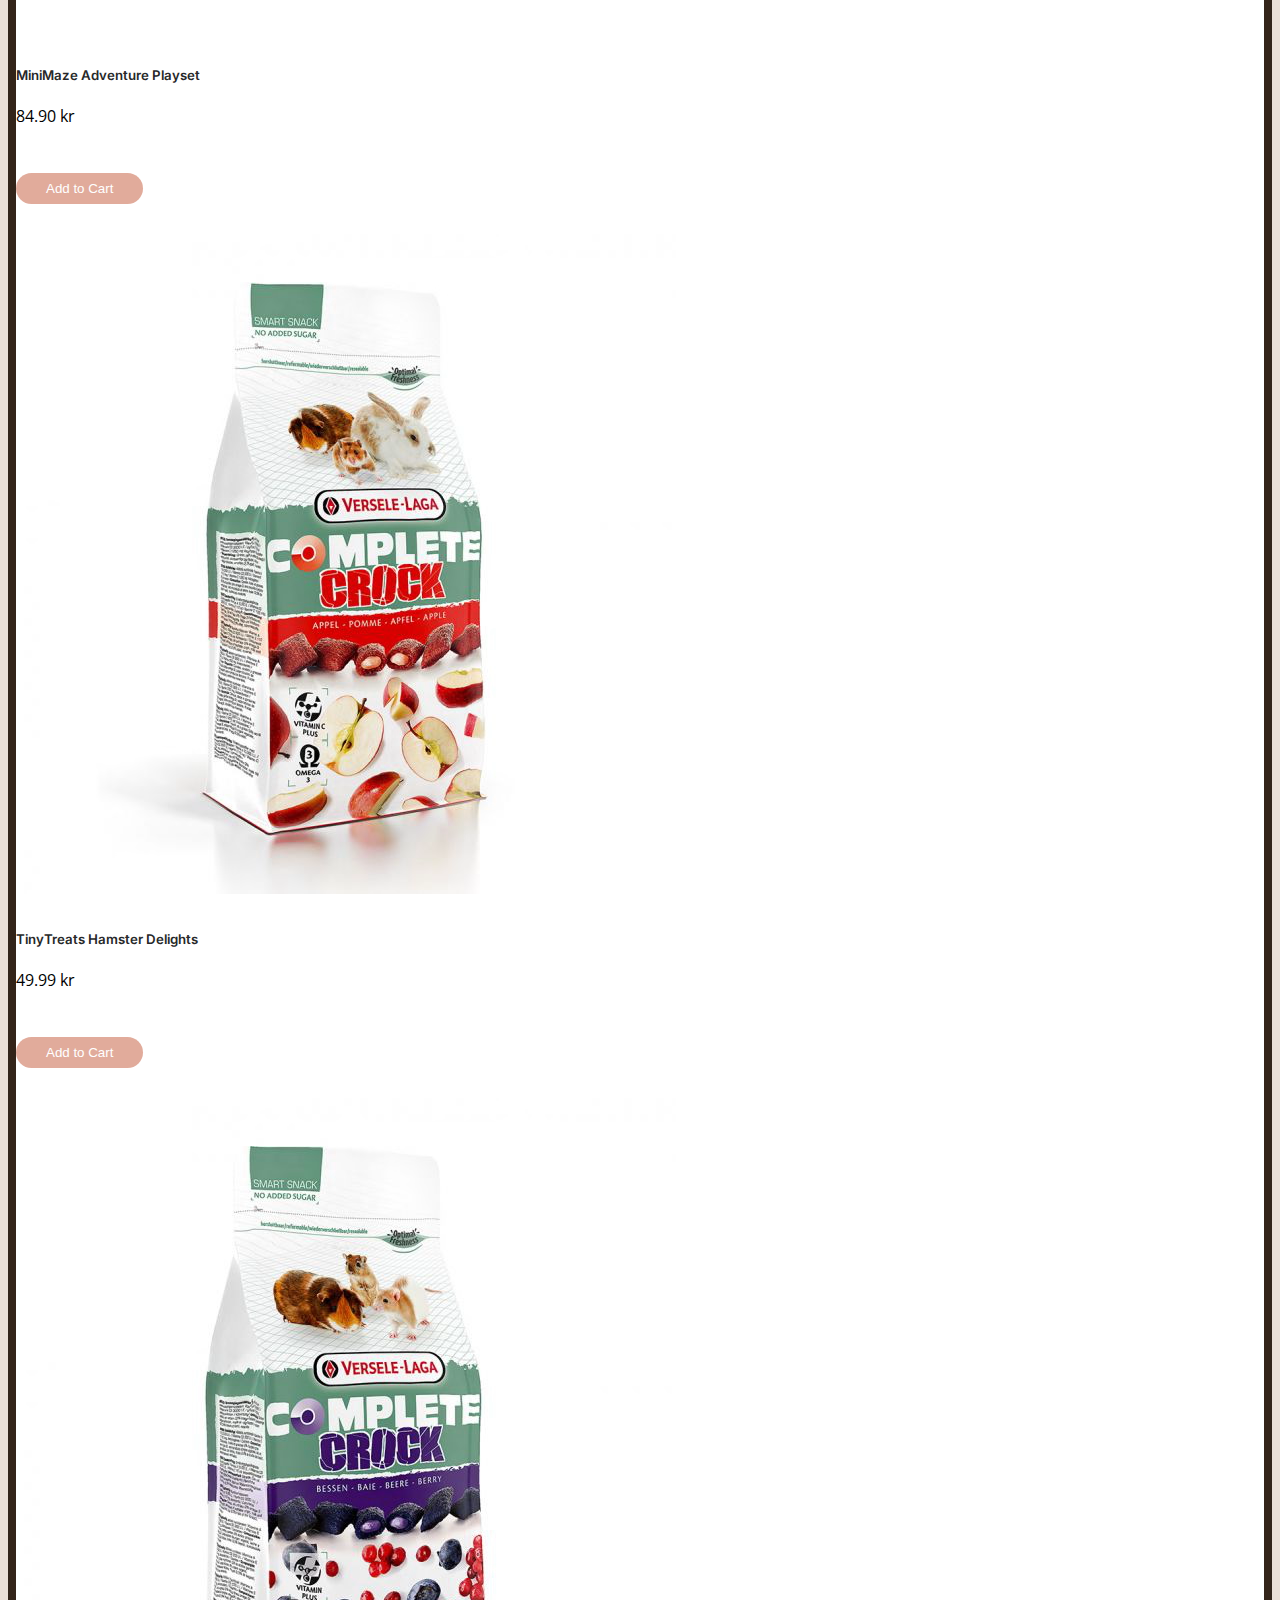
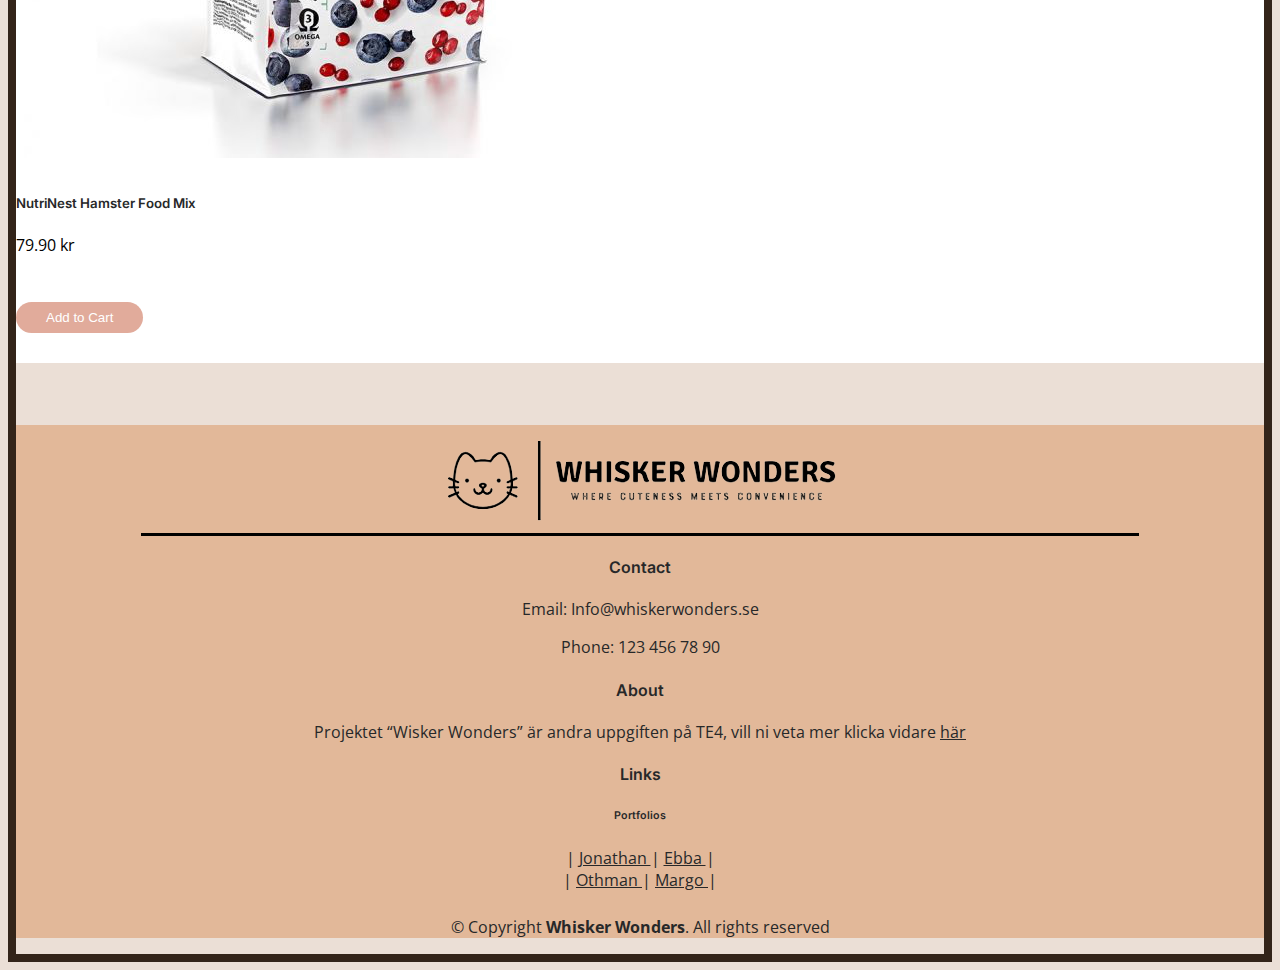
<file: html/productPage.html>
<!doctype html>
<!doctype html>
<html lang="en">

<head>
    <!-- Required meta tags -->
    <meta charset="utf-8">
    <meta name="viewport" content="width=device-width, initial-scale=1">

    <!-- Bootstrap CSS -->
    <link href="https://cdn.jsdelivr.net/npm/bootstrap@5.3.1/dist/css/bootstrap.min.css" rel="stylesheet"
        integrity="sha384-4bw+/aepP/YC94hEpVNVgiZdgIC5+VKNBQNGCHeKRQN+PtmoHDEXuppvnDJzQIu9" crossorigin="anonymous">

    <!-- Boxicons File -->
    <link href='https://unpkg.com/boxicons@2.1.4/css/boxicons.min.css' rel='stylesheet'>

    <!-- Fonts -->
    <link
        href="https://fonts.googleapis.com/css?family=Open+Sans:300,300i,400,400i,600,600i,700,700i|Inter:300,300i,400,400i,600,600i,700,700i|Raleway:300,300i,400,400i,500,500i,600,600i,700,700i|Poppins:300,300i,400,400i,500,500i,600,600i,700,700i"
        rel="stylesheet">

    <!-- CSS File -->
    <link href="../css/main.css" rel="stylesheet">

    <title>Products | Whisker Wonders</title>

    <!-- Favicon -->
    <link rel="icon" type="image/x-icon" href="../img/logo/favicon.png">

</head>

<body>

    <!-- Dark/Light mode -->
    <button class="bx bx-sun dark-light-toggle" onclick="dark()"></button>

    <!-- Header -->
    <header>
        <div class="header-container">

            <a href="index.html">
                <div class="header-img"></div>
            </a>

            <div class="links">
                <div class="products">
                    <a href="productPage.html" class="products">
                        Products
                    </a>
                </div>

                <div class="contact">
                    <a href="about.html" class="contact">
                        About
                    </a>
                </div>
            </div>

            <div class="search">
                <div class="search-wrapper">

                    <div class="search-inputs">
                        <input type="search" class="form-control" placeholder="ex. dog, treats, ..." name="search"
                            id="search" data-search>
                    </div>

                    <div class="search-suggestions hs-menu-inner" data-user-cards-container>
                        <template class="search-suggestion" data-user-cards-template>
                            <div class="card-search hide dropdown-item container-search">
                                <div class="container-fluid">
                                    <a href="../html/index.html" data-link>
                                        <div class="row no-gutters">

                                            <div class="col-sm-2">
                                                <img src="" alt="picture of image" class="card-image img-fluid"
                                                    data-image>
                                            </div>

                                            <div class="col-sm-8">
                                                <div class="card-body text-wrap">
                                                    <h3 class="card-title" data-header></h3>
                                                    <p class="card-text" data-body></p>
                                                </div>
                                            </div>

                                            <div class="col-sm-2 d-flex align-items-center justify-content-end">
                                                <!-- Added responsive padding classes -->
                                                <p class="search-price" data-price></p>
                                            </div>

                                        </div>
                                    </a>
                                </div>
                            </div>
                        </template>
                    </div>
                </div>
            </div>
            <span id="cart-number" class="cart-number">1</span>
            <a href="../html/cart.html">
                <div class="cart">
                    <i class="bx bx-cart"></i>
                </div>
            </a>

        </div>
    </header>

    <main>

        <!-- Welcome - chosen products info -->
        <div class="container-fluid welcome">
            <div class="row">

                <div class="col-sm-6 d-flex align-items-center justify-content-center">
                    <div class="">
                        <h1 id="title1"> </h1>
                        <p id="titleText">
                            <!-- Incerst Product Information -->
                            All accessoarer
                        </p>

                    </div>
                </div>

                <div class="col-sm-6">
                    <img id="bigImage" src="../img/dog.jpg" alt="">
                </div>

            </div>
        </div>

        <!-- Product list -->

        <h5 id="prodnumber" class="info-prod"></h5>


        <div class="container">
            <div class="row product-list">


            </div>
        </div>
    </main>

    <!-- Back to top button -->
    <a href="#" id="backtotop" class="active back-to-top d-flex align-items-center justify-content-center"><i
            class='bx bx-up-arrow-alt'></i></a>


    <!-- Footer -->
    <footer>
        <div class="container-fluid">
            <div class="row">
                <div class="footer-image">
                    <a href="index.html">
                        <div class="footer-img"></div>
                    </a>
                </div>
            </div>

            <div class="row">
                <div class="col-md-4">
                    <h4>Contact</h4>
                    <a href="../html/contact.html"></a>
                    <p>Email: Info@whiskerwonders.se</p>
                    <p>Phone: 123 456 78 90</p>
                </div>

                <div class="col-md-4">
                    <h4>About</h4>
                    <p>Projektet “Wisker Wonders” är andra uppgiften på TE4, vill ni veta mer klicka vidare <a
                            href="../html/about.html" class="footer-about-link">här</a> </p>
                </div>

                <div class="col-md-4">
                    <h4>Links</h4>
                    <h6>Portfolios</h6>
                    <p> |
                        <a href="https://jonte88.github.io/Portfolio/" class="footer-links-link"> Jonathan </a>
                        |
                        <a href="https://ebbsteer.github.io/EbbaElversson/" class="footer-links-link"> Ebba </a>
                        |
                        </br>
                        |
                        <a href="https://othman-al-ani.github.io/Portfolio/" class="footer-links-link"> Othman </a>
                        |
                        <a href="https://mizfra.github.io/" class="footer-links-link"> Margo </a>
                        |
                    </p>
                </div>
            </div>

            <div class="row">
                <div class="copyright">
                    <P>&copy; Copyright <strong><span>Whisker Wonders</span></strong>. All rights reserved</P>
                </div>
            </div>
        </div>
    </footer>

    <a href="#" class="back-to-top d-flex align-items-center justify-content-center"><i
            class='bx bx-up-arrow-alt'></i></a>
    <script src="https://code.jquery.com/jquery-3.6.0.min.js"></script>
    <script src="https://cdn.jsdelivr.net/npm/@popperjs/core@2.11.8/dist/umd/popper.min.js"
        integrity="sha384-I7E8VVD/ismYTF4hNIPjVp/Zjvgyol6VFvRkX/vR+Vc4jQkC+hVqc2pM8ODewa9r"
        crossorigin="anonymous"></script>
    <script src="https://cdn.jsdelivr.net/npm/bootstrap@5.3.1/dist/js/bootstrap.min.js"
        integrity="sha384-Rx+T1VzGupg4BHQYs2gCW9It+akI2MM/mndMCy36UVfodzcJcF0GGLxZIzObiEfa"
        crossorigin="anonymous"></script>

    <!-- JS Files -->
    <script type="text/javascript" src="../js/search.js"></script>
    <!-- <script type="text/javascript" src="../js/cookies.js"></script> -->
    <script type="text/javascript" src="../js/main.js"></script>
    <script type="text/javascript" src="../js/products.js"></script>
    <script type="text/javascript" src="../js/productsArray.js"></script>
    <!-- <script type="text/javascript" src="../js/cart.js"></script> -->

</body>

</html>
</file>
<file: css/main.css>
/* --- Color pattern -----------------------------------------------
 
          Dark                   Main                    Light
        #9e704d #ad7c58 #b68a69 #be977a #c6a48b #cfb29c #d7bfad




    Help border - style="border: 1px solid black;"

*/
/* --- General ---------------------------------------------------*/

.hide {
    display: none !important;
    visibility: hidden;
}

main {
    height: fit-content;
    min-height: 80vh;
}

body {
    background-color: #ebdfd6;
    font-family: "Open Sans", sans-serif;
    color: #272829;
    border: 8px solid #332419;
}

a {
    color: #272829;
    text-decoration: none;
}

a:hover {
    color: #37b3ed;
    text-decoration: none;
}

h1,
h2,
h3,
h4,
h5,
h6 {
    font-family: "Inter", sans-serif;
    font-weight: 600;
}

/* --- Toggle dark/light mode ----------------KLAR--------------------*/

.dark-light-toggle {
    position: fixed;
    left: 15px;
    bottom: 15px;
    z-index: 9998;
    border: 0;
    font-size: 32px;
    transition: all 0.4s;
    outline: none !important;
    background-color: #a56e46;
    color: #fff;
    width: 40px;
    height: 40px;
    display: inline-flex;
    align-items: center;
    justify-content: center;
    line-height: 0;
    border-radius: 50px;
    cursor: pointer;
}

.dark-light-active .dark-light-toggle {
    background-color: #b68a69;
}

.dark-light-toggle:hover {
    background: #b68a69;
    color: #fff;
}

.dark-light-active {
    background-color: #19120c;
    color: #fff;
    border: 8px solid #000;
}

.dark-light-active a:hover {
    color: #37b3ed;
    text-decoration: none;
}

.dark-light-active a {
    color: #fff;
    text-decoration: none;
}



/*--- Back to top button ---------------------KLAR--------------------*/

.back-to-top {
    position: fixed;
    visibility: hidden;
    opacity: 0;
    right: 15px;
    bottom: 15px;
    z-index: 996;
    background: #a56e46;
    width: 40px;
    height: 40px;
    border-radius: 50px;
    transition: all 0.4s;
}

.back-to-top i {
    font-size: 28px;
    color: #fff;
    line-height: 0;
}

.back-to-top:hover {
    background: #b68a69;
    color: #fff;
}

.back-to-top.active {
    visibility: visible;
    opacity: 1;
}

.dark-light-active .back-to-top {
    position: fixed;
    visibility: hidden;
    opacity: 0;
    right: 15px;
    bottom: 15px;
    z-index: 996;
    background: #c6a48b;
    width: 40px;
    height: 40px;
    border-radius: 50px;
    transition: all 0.4s;
}

.dark-light-active .back-to-top i {
    font-size: 28px;
    color: #fff;
    line-height: 0;
}

.dark-light-active .back-to-top:hover {
    background: #b68169;
    color: #fff;
}

.dark-light-active .back-to-top.active {
    visibility: visible;
    opacity: 1;
}


/* --- Header --------------------------------KLAR--------------------*/

header {
    background-color: #E2B899;
    height: 110px;
    width: 100%;
    padding-top: 10px;
}

.dark-light-active header {
    background-color: #9e704d;
}

header .header-container {
    display: flex;
    justify-content: center;
    align-items: center;

}




/* Image */

header .header-container .header-img {
    background: url("../img/logo/darkTransLogo2.png") center;
    width: 110px;
    height: 90px;
    background-repeat: no-repeat;
    flex: none;
    margin-left: 10px;
}

.dark-light-active header .header-container .header-img {
    background: url("../img/logo/lightTransLogo2.png") center;
}

@media (max-width: 600px) {
    header .header-container .header-img {
        background: url("../img/logo/darkTransLogo3.png") center;
        background-size: 120%;
        width: 60px;
    }
}



/* Links */

header .links {
    display: flex;
}

@media (max-width: 700px) {
    header .links {
        display: block;
    }

    .header-container .products::after {
        content: "";
        position: relative;
        display: block;
        width: 70px;
        height: 1px;
        left: 15px;
        background: #000;
    }

    .dark-light-active header .header-container .products::after {
        background: #fff;
    }
}

.header-container .products {
    height: fit-content;
    width: 100px;
    text-align: center;
    flex: none;
}

.header-container .products:hover {
    color: #272829;
}

.header-container .contact {
    height: fit-content;
    width: 100px;
    text-align: center;
    flex: none;

}

.header-container .contact:hover {
    color: #272829;
}



/* Search */

header .search {
    margin: auto 2vw;
    flex: 4;
}

header .card-search:hover {
    background-color: rgba(255, 255, 255, 1);
}


@media (min-width: 900px) {
    header .search {
        margin: auto 4vw;
        flex: 4;
    }
}

header .search-wrapper .search-inputs input {
    background-color: #f2e9e3;
    color: #272829;
    font-size: 16px;
    padding: 6px;

}

header .search-wrapper .search-inputs .form-control:focus {
    position: absolute;
    display: block;
    width: 75%;
    top: 44px;
    left: 145px;
    z-index: 10;
}

@media (max-width: 900px) {
    header .search-wrapper .search-inputs .form-control:focus {
        width: 70%;
    }
}

@media (max-width: 750px) {
    header .search-wrapper .search-inputs .form-control:focus {
        width: 65%;
        left: 140px;
    }
}

@media (max-width: 600px) {
    header .search-wrapper .search-inputs .form-control:focus {
        width: 70%;
        left: 85px;
    }
}

@media (max-width: 450px) {
    header .search-wrapper .search-inputs .form-control:focus {
        width: 65%;
    }
}

@media (max-width: 400px) {
    header .search-wrapper .search-inputs .form-control:focus {
        width: 60%;
    }
}

@media (max-width: 350px) {
    header .search-wrapper .search-inputs .form-control:focus {
        width: 55%;
    }
}

@media (max-width: 300px) {
    header .search-wrapper .search-inputs .form-control:focus {
        width: 50%;
    }
}

@media (max-width: 500px) {
    header .search-wrapper .search-inputs input {
        background-color: #f2e9e3;
        color: #272829;
    }
}

header .search-wrapper .search-suggestions {
    padding-left: -85px;
    max-height: 500px;
    overflow: hidden;
}

header .search-wrapper .search-suggestions .container-search {
    width: 90%;
}

header .search-wrapper .search-suggestions {
    position: absolute;
    display: block;
    top: 100px;
    left: 110px;
    z-index: 999;
    width: fit-content;
    margin: 0px;
    padding: 0px;
}

.card-search {
    background-color: #fff;
}





/* Cart */

header .cart {
    width: 50px;
    font-size: 50px;
    margin-right: 20px;
}

.card-cart-body-color{
    background-color: #fff;
}

.dark-light-active .card-cart-body-color{
    background-color: #8b8b8b;
}

.dark-light-active .cart-button-confirm-pay {
background-color: #000;
}

.cart-number {
    font-size: 1.25rem;
    font-family: Arial, Helvetica, sans-serif;
}

@media (max-width: 700px) {
    header .cart {
        width: 40px;
        font-size: 40px;
        padding: auto 0px;
        margin-right: 15px;
    }
}

@media (max-width: 500px) {
    header .cart {
        width: 30px;
        font-size: 30px;
        padding: auto 0px;
        margin-right: 10px;
    }
}


/*---------- Product List-----------------------------*/
.product-list button {
    border: none;
}

.row_product_col_md_4 {
    margin-bottom: 30px;
}

.row_product {
    margin-inline: 100px;
    margin-top: 20px;
    margin-bottom: 50px;
}

.product {
    border: 1px solid #ddd;
    padding: 1em;
    margin: 1em;
    text-align: center;
    display: table-cell;
    justify-content: center;
    border: none;
    background-color: #ffffff;


}

.card-products {
    background-color: #fff;
}

.card-products-image {
    margin-bottom: 10px;
}

.dark-light-active .card-products {
    background-color: #ffffff48;
}

.dark-light-active .card-products p{
    color: #fff;
}

.product-list {

    margin-bottom: 5%;
}

.product img {

    height: auto;
    margin: auto;
    max-width: 50%;
}

.price {
    font-weight: bold;
    color: #1c7c1c;
}

.info-prod {
    text-align: center;
    margin-top: 30px;
    margin-bottom: 50px;

}

.containerpage button {
    width: 300px;
    text-align: center;
    background-color: #ffecde;
    border: solid 3px #b49c8b;
    font-family: "Inter", sans-serif;

}

.containerpage button :hover {
    cursor: pointer;
}

/*--------------------------------*/
.small-container {
    max-width: 800px;
    margin: auto;
    padding-left: 25px;
    padding-right: 20px;


}

.first {
    padding-bottom: 50px;
    margin-top: -50px;
}

.single-product {
    margin-top: 80px;
}

.thisproduct-image img {
    max-width: 100%;
    padding: 50px 0;
}

.single-product .thisproduct-image img {
    padding: 0;
}

.single-product .thisproduct-image {
    padding: 20px;

}

.thisproduct-image {
    flex-basis: 50%;
    min-width: 300px;

}

.thisproduct-image h1 {
    font-size: 50px;
    line-height: 60px;
    margin: 25px 0;
}

.single-product select {
    display: block;
    padding: 10px;
    margin-top: 20px;
}

.single-product h4 {
    margin: 20px 0;
    font-size: 22px;
    font-weight: bold;
}

.single-product input {
    width: 50px;
    height: 40px;
    padding-left: 10px;
    font-size: 18px;
    margin-right: 10px;
    border: 1px solid #332419;
}

input:focus {
    outline: none;
}

.a-btn {
    text-decoration: none;
    color: #332419;
}

.single-product .fa-indent {
    color: #dea49d;
    margin-left: 10px;
}

.btn {
    display: inline-block;
    background: #e6998f;
    color: #fff;
    padding: 8px 30px;
    margin: 30px 0;
    border-radius: 30px;
    transition: background 0.5s;
}

.btn:hover {
    background: #bd8d8d;

}







/* --- Footer ----------------------------------------------------*/

footer {
    background-color: #E2B899;
    height: fit-content;
    width: 100%;
    text-align: center;
    padding: 10px 0 0 0;
}

.dark-light-active footer {
    background-color: #9e704d;
}

footer .footer-image::after {
    content: "";
    position: relative;
    display: block;
    width: 80%;
    height: 3px;
    background: #000;
    margin: auto;
    margin-bottom: 20px;
}

.dark-light-active footer .footer-image::after {
    background: #fff;
}

footer .footer-img {
    background: url("../img/logo/darkTransLogo.png") center;
    width: 410px;
    height: 90px;
    background-repeat: no-repeat;
    margin: auto;
    margin-bottom: 8px;
}

.dark-light-active footer .footer-img {
    background: url("../img/logo/lightTransLogo.png") center;
}

@media (max-width: 700px) {
    footer .footer-img {
        background-size: 90%;
        height: 80px;
    }

    footer .footer-image::after {
        height: 2px;
    }
}

@media (max-width: 550px) {
    footer .footer-img {
        background-size: 80%;
        height: 80px;
    }

    footer .footer-image::after {
        height: 2px;
    }
}

@media (max-width: 410px) {
    footer .footer-img {
        width: 300px;
        background-size: 100%;
    }

    footer .footer-image::after {
        height: 1px;
    }
}

@media (max-width: 320px) {
    footer .footer-img {
        width: 250px;
        background-size: 100%;
        height: 60px;
    }

    footer .footer-image::after {
        height: 1px;
    }
}

@media (max-width:767px) {
    footer p {
        margin-inline: 20%;
    }
}

footer .footer-about-link {
    text-decoration: underline;
}

footer .footer-about-link:hover {
    color: rgb(192, 53, 192);
    text-decoration: underline;
}

footer .footer-links-link {
    text-decoration: underline;
}

footer .footer-links-link:hover {
    color: rgb(192, 53, 192);
    text-decoration: underline;
}

footer .copyright {
    margin: 25px auto 10px auto;
}


/* --- Cookies ---------------------------------------------------*/

#lawmsg {
    width: 1000px;
    height: 100px;
    margin: auto;
    text-align: center;
    background-color: #ffd6c5;
    margin-bottom: 10px;
    border-radius: 10px;
    border: 1px solid rgb(160, 141, 128);
}

#lawmsg button {
    background-color: #ffffff;
    border: 1px solid;


}



.product-list h2 {
    color: pink;
}


.product-list p {
    color: black;
}


/*----------------------------------- Ebba CSS -------------------------------------------------------------*/


/* --- Welcome ---------------------------OK*/

.welcome {
    background-color: #f2e9e3;
    height: fit-content;
    width: 100%;
    padding: 0 20px;
    text-align: center;
}

.dark-light-active .welcome {
    background-color: #332419;
}

.welcome h1 {
    width: 100%;
    max-width: 600px;
    height: auto;
    padding: 20px 1vw 0px 5vw;
    margin-bottom: 0px;
    letter-spacing: 1px;
}

.welcome h6 {
    width: 100%;
    max-width: 600px;
    height: auto;
    padding: 0px 1vw 20px 5vw;

    letter-spacing: 1px;
}

.welcome p {
    width: 100%;
    max-width: 600px;
    height: auto;
    padding: 20px 1vw 20px 5vw;
}

.welcome img {
    width: 100%;
    max-width: 600px;
    height: auto;
    padding: 20px 5vw 20px 1vw;
}

@media (max-width: 575px) {

    .welcome p {
        width: 100%;
        height: auto;
        padding: 10px 0;
    }

    .welcome img {
        width: 70%;
        max-width: 435px;
        height: auto;
        padding: 10px 0;
    }


}




/*---------- Category widgets ------------------------------------*/

.carousel {
    margin: 40px 0;
    text-align: center;
}

.carousel-inner {
    padding: 20px 10vw;
}

.carousel-item a:hover {
    color: rgb(113, 161, 184);

}

.card-carousel {
    margin: 0 0.5em;
    padding-bottom: 0.5em;
    box-shadow: 2px 6px 8px 0 rgba(22, 22, 26, 0.18);
    border: none;
    background-color: #fff;
    border-radius: 15px;
}

.carousel-control-prev,
.carousel-control-next {
    background-color: #b38686;
    width: 6vh;
    height: 6vh;
    border-radius: 50%;
    top: 50%;
    transform: translateY(-50%);
}

@media (min-width: 668px) {
    .carousel-item {
        margin-right: 0;
        flex: 0 0 33.333333%;
        display: block;
    }

    .carousel-inner {
        display: flex;
    }
}

.card-carousel .img-wrapper {
    max-width: 100%;
    height: 13em;
    display: flex;
    justify-content: center;
    align-items: center;
}

.card-carousel img {
    max-height: 100%;
}

@media (max-width: 767px) {
    .card-carousel .img-wrapper {
        height: 17em;
    }
}



/*----------------------------------- Margo CSS -------------------------------------------------------------*/

/* -------- Scroll bar custom -----------------KLAR-------------------*/

#data {
    float: left;
    width: 50%;
    margin-left: 50px;
    margin-right: 26px;
}

::-webkit-scrollbar {
    width: 12px;
}

::-webkit-scrollbar-thumb {
    background-color: #a17867;
    border-radius: 5px;
    box-shadow: inset 2px 2px 2px rgba(255, 255, 255, 0.25), inset -2px -2px -2px rgba(0, 0, 0, 0.25);
}

::-webkit-scrollbar-track {
    background: linear-gradient(to right, #0c0b0e, #201c29 1px, #100e17 1px,
            #100e17);
}



/*-----------information section of singular product page-----------*/


.second {
    font-family: "Inter", sans-serif;
    text-align: center;
    height: fit-content;
    padding: 0px 0px 30px 0px;
}

.product-info, .about {
    background-color: #f6f3e0ab;
    padding: 0px 4vw 30px 4vw;
    margin: 0px 10px;
    border-radius: 10px;
}

.dark-light-active .product-info, .dark-light-active .about {
    background-color: #f6f3e011;
}

@media (max-width: 767px) {
    .product-info, .about {
        padding: 0px 8vw 30px 8vw;
        margin: 10px 0px;
    }
}


.product-info h4,
.about h4 {
    margin: 50px 0;
}


/*---------- Product list interface-----------------------------*/

.product-list button {
    background-color: #e1ab9b;

}

/*---------------------About Page-----------------------------*/

.about-container {
    margin: 30px 0px;
}

.aboutMain {
    background-color: #fff8f3;
    text-align: center;
    font-family: "Inter", sans-serif;
    border-radius: 10px;
    padding: 50px 0px;
}

.dark-light-active .aboutMain {
    background-color: #32261c;
    text-align: center;
    font-family: "Inter", sans-serif;
    border-radius: 10px;
}

.aboutText p {
    text-align: left;
    margin-top: 50px;
    margin-inline: 130px;
    line-height: 1.8rem;
}

@media (max-width: 1000px) {
    .aboutText p {
        text-align: left;
        margin-top: 25px;
        margin-inline: 80px;
        line-height: 1.8rem;
    }
}

@media (max-width: 700px) {
    .aboutText p {
        text-align: left;
        margin-top: 25px;
        margin-inline: 50px;
        line-height: 1.8rem;
    }
}

@media (max-width: 450px) {
    .aboutText p {
        text-align: left;
        margin-top: 25px;
        margin-inline: 10px;
        line-height: 1.8rem;
    }
}

.aboutLinks {
    margin-top: 70px;
}

.aboutLinks a {
    color: white;
}

.aboutLinks button {
    text-align: center;
    color: #DE914A;
    width: 200px;
    height: 50px;
    border: none;
    border-radius: 10px;
    transition: ease-out 0.3s;
    font-size: 1rem;
    outline: none;
    border: 5px solid #5d103d;
    position: relative;
    z-index: 1;
    background-color: #744f43;
    letter-spacing: 2px;
    margin: 10px 0px;
}

.aboutLinks button {
    border: 5px solid #270418;
    background-color: #744f43;
}

.aboutLinks button:hover {
    cursor: pointer;
}

.aboutLinks button:before {
    transition: 0.5s all ease;
    position: absolute;
    top: 0;
    left: 50%;
    right: 50%;
    bottom: 0;
    opacity: 0;
    content: "";
    background-color: #613929;
}

.aboutLinks button:hover:before {
    transition: 0.5s all ease;
    left: 0;
    right: 0;
    opacity: 1;
    z-index: -1;
}


/*----------------------------------- ANDRA CSS -------------------------------------------------------------*/


/*---------- Product List-----------------------------*/

.info {
    height: fit-content;
    min-height: 350px;
    color: white;
    width: 100%;
    margin: auto;

}

.info h6 {
    color: #000;
    text-align: center;
    margin-top: 30px;
}

.products img {
    max-width: 300px;
    margin: auto;
    box-shadow: 0px 7px 7px rgba(0, 0, 0, 0.1);

}

.info img {
    display: grid;
}
</file>
